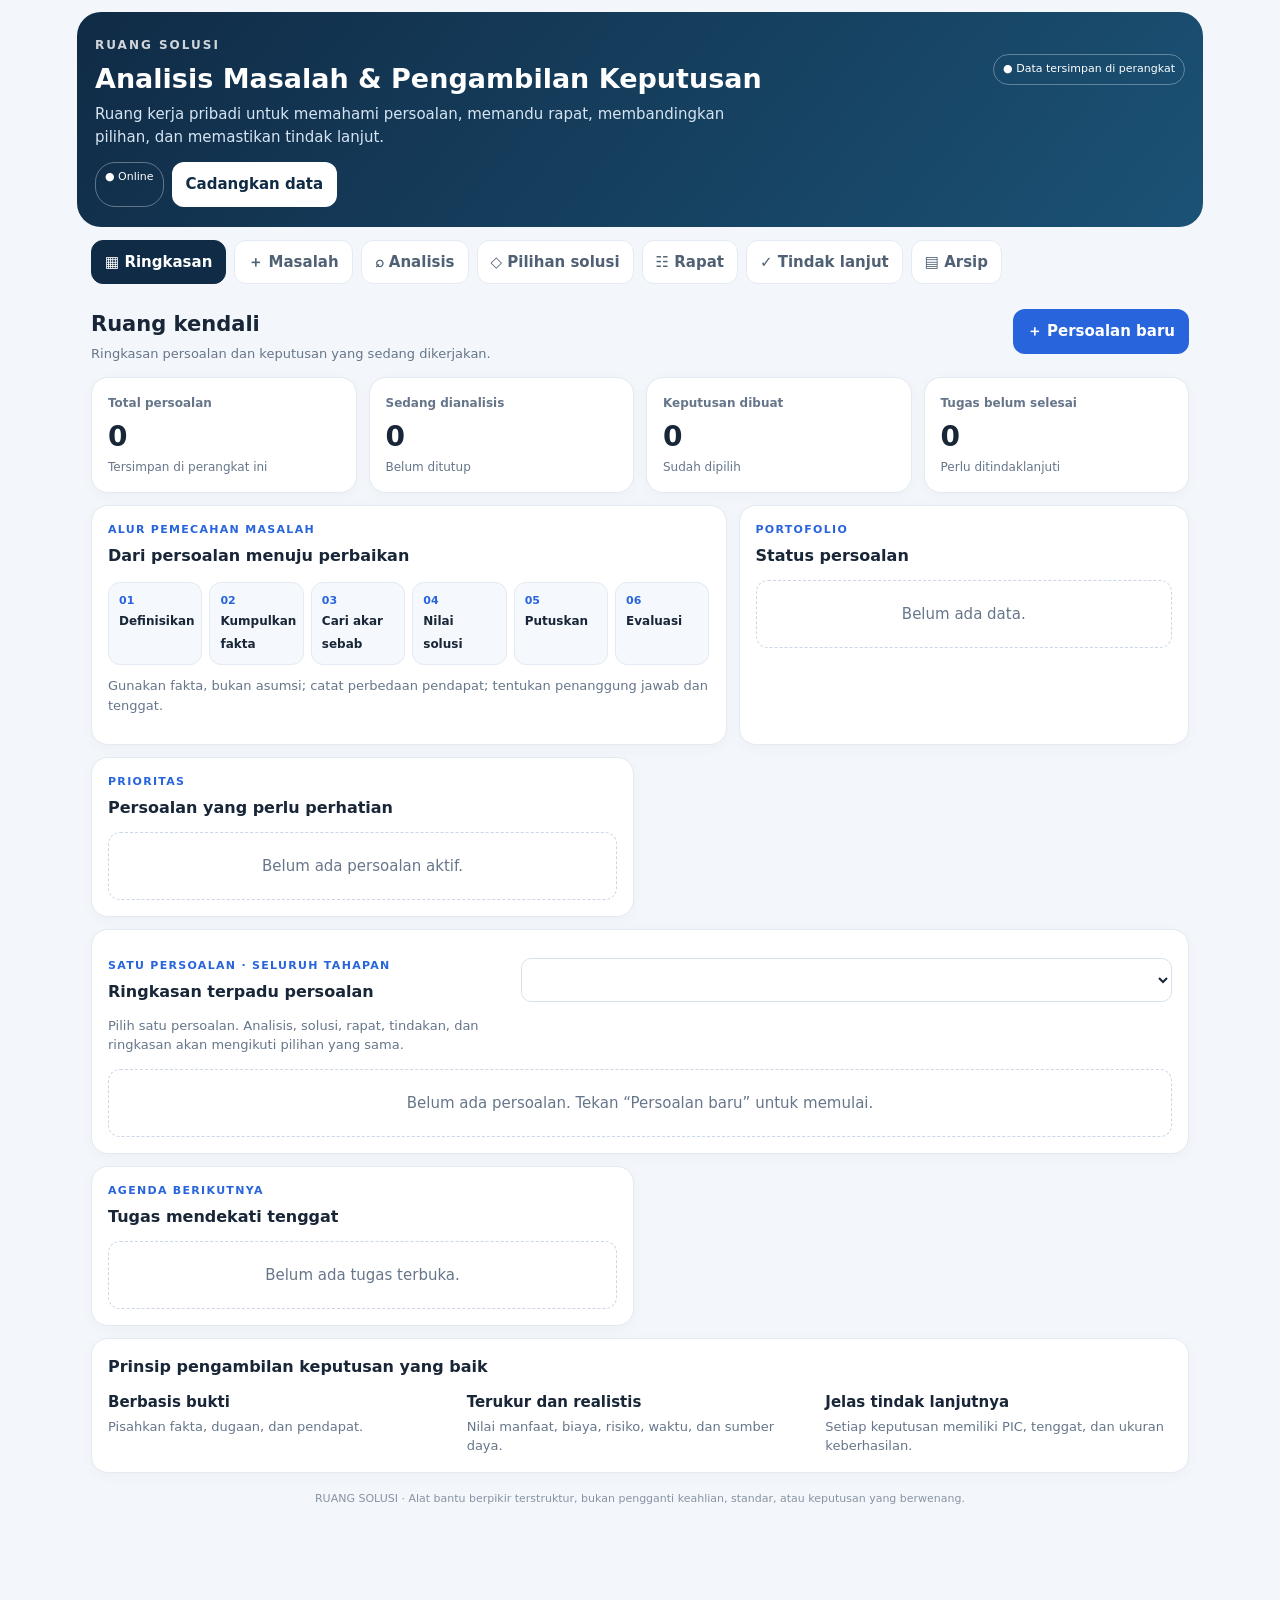
<file: analisa-masalah/index.html>
<!doctype html>
<html lang="id">
<head>
<meta charset="utf-8"><meta name="viewport" content="width=device-width,initial-scale=1,viewport-fit=cover">
<meta name="theme-color" content="#102b46"><meta name="description" content="Ruang Solusi — dashboard pribadi untuk analisis masalah, rapat, pilihan solusi, dan tindak lanjut.">
<link rel="manifest" href="./manifest.webmanifest"><link rel="icon" href="./icon.svg" type="image/svg+xml"><meta name="apple-mobile-web-app-capable" content="yes"><meta name="apple-mobile-web-app-status-bar-style" content="black-translucent"><meta name="apple-mobile-web-app-title" content="Ruang Solusi"><meta name="mobile-web-app-capable" content="yes">
<title>Ruang Solusi — Analisis Masalah</title>
<style>
:root{--navy:#102b46;--blue:#2864dc;--teal:#0c9388;--ink:#182638;--muted:#66768a;--line:#e3eaf1;--bg:#f3f6fa;--card:#fff;--gold:#e8a23a;--red:#d65353}*{box-sizing:border-box}body{margin:0;background:var(--bg);color:var(--ink);font:15px/1.5 system-ui,-apple-system,Segoe UI,Roboto,sans-serif}button,input,select,textarea{font:inherit}button{cursor:pointer;border:0;border-radius:12px;padding:11px 14px;font-weight:700;background:var(--blue);color:#fff}button.secondary{background:#edf2f8;color:var(--navy)}button.danger{background:#fff0f0;color:#a62c2c}.app{max-width:1150px;margin:auto;min-height:100vh}.top{background:linear-gradient(130deg,#102b46,#1b5275);color:white;padding:24px 18px 20px;border-radius:0 0 24px 24px}.topline{display:flex;align-items:center;justify-content:space-between;gap:10px}.brand{font-size:12px;letter-spacing:2px;opacity:.8;font-weight:800}.top h1{font-size:27px;line-height:1.15;margin:9px 0}.top p{margin:0;color:#d7e5f3;max-width:680px}.savepill{font-size:11px;padding:6px 9px;border:1px solid #ffffff50;border-radius:20px;white-space:nowrap}.nav{display:flex;gap:8px;padding:13px 14px;overflow:auto;position:sticky;top:0;background:#f3f6faee;backdrop-filter:blur(12px);z-index:5}.nav button{flex:0 0 auto;background:white;color:#516175;border:1px solid var(--line);padding:10px 13px}.nav button.active{background:var(--navy);color:white;border-color:var(--navy)}main{padding:0 14px 90px}.page{display:none}.page.active{display:block}.sectionhead{display:flex;align-items:flex-start;justify-content:space-between;gap:10px;margin:12px 0 14px}.sectionhead h2{font-size:21px;margin:0}.sub{color:var(--muted);font-size:13px;margin-top:3px}.grid{display:grid;grid-template-columns:repeat(12,minmax(0,1fr));gap:12px}.card{background:var(--card);border:1px solid var(--line);border-radius:17px;padding:16px;box-shadow:0 3px 14px #17345208;min-width:0}.span3{grid-column:span 3}.span4{grid-column:span 4}.span5{grid-column:span 5}.span6{grid-column:span 6}.span7{grid-column:span 7}.span8{grid-column:span 8}.span12{grid-column:span 12}.klabel{font-size:12px;color:var(--muted);font-weight:700}.knum{font-size:28px;font-weight:850;letter-spacing:-1px;margin-top:4px}.kfoot{font-size:12px;color:var(--muted)}.eyebrow{font-size:11px;color:var(--blue);letter-spacing:1.3px;font-weight:850;text-transform:uppercase}h3{margin:0 0 12px;font-size:16px}.field{display:flex;flex-direction:column;gap:5px;margin-bottom:12px}.field label{font-size:12px;font-weight:750;color:#526277}.field input,.field select,.field textarea,input,select,textarea{width:100%;border:1px solid #d9e2ec;border-radius:10px;background:#fff;padding:11px 12px;color:var(--ink);outline:none}.field input:focus,.field textarea:focus,.field select:focus{border-color:#6a95ef;box-shadow:0 0 0 3px #2864dc18}.field textarea{min-height:88px;resize:vertical}.rowfields{display:grid;grid-template-columns:repeat(2,minmax(0,1fr));gap:10px}.actions{display:flex;gap:8px;flex-wrap:wrap}.muted{color:var(--muted)}.tag{display:inline-flex;align-items:center;border-radius:20px;padding:4px 9px;font-size:11px;font-weight:800;background:#edf2f8;color:#526277}.tag.red{background:#fff0ef;color:#b53b35}.tag.amber{background:#fff5df;color:#9b6814}.tag.green{background:#e3f7f1;color:#087c68}.stepper{display:grid;grid-template-columns:repeat(6,minmax(75px,1fr));gap:7px;overflow:auto;padding:2px 0 8px}.step{background:#f5f8fc;border:1px solid var(--line);border-radius:12px;padding:10px;min-width:75px}.step b{display:block;color:var(--blue);font-size:11px}.step span{font-size:12px;font-weight:750}.barrow{display:grid;grid-template-columns:minmax(95px,1fr) 2fr 35px;gap:8px;align-items:center;margin:12px 0;font-size:12px}.barbg{height:9px;background:#edf1f6;border-radius:9px;overflow:hidden}.barfill{height:100%;background:linear-gradient(90deg,#2864dc,#0c9388);border-radius:9px}.empty{padding:22px;text-align:center;color:var(--muted);border:1px dashed #cbd7e4;border-radius:12px}.listitem{padding:12px 0;border-bottom:1px solid var(--line)}.listitem:last-child{border:0}.listitem strong{display:block}.listitem small{color:var(--muted)}.option{border:1px solid var(--line);border-radius:13px;padding:13px;margin:9px 0}.option.best{border-color:#0c9388;background:#f0fbf8}.optionhead{display:flex;justify-content:space-between;gap:8px;align-items:center}.score{font-size:22px;font-weight:850;color:var(--teal)}.matrix{width:100%;border-collapse:collapse;font-size:12px}.matrix th,.matrix td{border-bottom:1px solid var(--line);padding:9px 5px;text-align:left;vertical-align:top}.matrix input{padding:7px;min-width:54px}.footnote{font-size:11px;color:var(--muted);margin-top:12px}.checkrow{display:flex;gap:9px;align-items:flex-start;margin:9px 0}.checkrow input{width:auto;margin-top:5px}.toast{position:fixed;bottom:18px;left:50%;transform:translateX(-50%);background:#102b46;color:white;padding:11px 16px;border-radius:12px;box-shadow:0 8px 30px #0002;display:none;z-index:10}.bottomnote{text-align:center;color:#8793a2;font-size:11px;padding:18px}.smallbtn{padding:7px 10px;font-size:12px}.canvas{width:100%;height:auto;display:block}.timeline{border-left:2px solid #dbe5f0;margin-left:7px;padding-left:15px}.timeline .listitem{position:relative}.timeline .listitem:before{content:'';position:absolute;left:-21px;top:18px;width:9px;height:9px;background:var(--teal);border-radius:50%}
@media(max-width:760px){.top{padding:20px 16px}.top h1{font-size:24px}.span3,.span4,.span5,.span6,.span7,.span8{grid-column:span 12}.knum{font-size:25px}.rowfields{grid-template-columns:1fr}.stepper{grid-template-columns:repeat(6,95px)}main{padding:0 10px 75px}.card{padding:14px}.sectionhead{align-items:flex-start}.barrow{grid-template-columns:90px 1fr 28px}.matrix{min-width:540px}.tablewrap{overflow:auto}.nav{padding-left:10px}}
@media(min-width:761px){.top{margin-top:12px;border-radius:24px}.nav{border-radius:16px}.app{padding:0 12px}}
@media print{body{background:white}.top{background:white;color:#102b46;padding:8px}.top p,.nav,.actions,.noprint{display:none!important}main{padding:0}.page{display:block!important;break-inside:avoid}.card{box-shadow:none;break-inside:avoid}.grid{gap:8px}.span3,.span4,.span5,.span6,.span7,.span8{grid-column:span 6}.app{max-width:none}.sectionhead{margin-top:18px}}

.fishbone-wrap{overflow-x:auto;border:1px solid var(--line);border-radius:16px;background:linear-gradient(135deg,#f8fbff,#f3faf8);padding:8px;margin:12px 0}.fishbone-svg{width:100%;min-width:480px;height:auto;display:block}.legend-row{display:flex;flex-wrap:wrap;gap:8px;margin:8px 0 14px}.legend-row span{font-size:12px;background:var(--bg);border:1px solid var(--line);border-radius:999px;padding:5px 9px}.decision-visuals{display:grid;grid-template-columns:1fr;gap:14px;margin-top:16px}.visual-card{border:1px solid var(--line);border-radius:16px;padding:14px;background:linear-gradient(145deg,#fff,#f8fbff);min-width:0}.visual-card h4{margin:0 0 5px;font-size:15px}.visual-sub{font-size:12px;color:var(--muted);margin-bottom:12px}.scorebar-row{display:grid;grid-template-columns:minmax(90px,1fr) 2fr auto;gap:9px;align-items:center;margin:12px 0;font-size:12px}.scorebar-track{height:12px;background:#e9eef5;border-radius:999px;overflow:hidden}.scorebar-fill{height:100%;border-radius:999px;transition:width .25s ease}.score-pill{font-weight:800;background:#eaf1ff;color:#2459c4;border-radius:10px;padding:5px 8px;white-space:nowrap}.rating-dot{display:inline-block;border-radius:7px;padding:4px 7px;font-size:12px;font-weight:700;white-space:nowrap}@media(min-width:700px){.decision-visuals{grid-template-columns:1fr 1fr}}
</style>
</head>
<body><div class="app">
<header class="top"><div class="topline"><div><div class="brand">RUANG SOLUSI</div><h1>Analisis Masalah & Pengambilan Keputusan</h1></div><span class="savepill">● Data tersimpan di perangkat</span></div><p>Ruang kerja pribadi untuk memahami persoalan, memandu rapat, membandingkan pilihan, dan memastikan tindak lanjut.</p><div class="actions noprint" style="margin-top:14px"><button id="installApp" hidden>＋ Pasang di HP</button><span id="connectionState" class="savepill" aria-live="polite">Memeriksa koneksi…</span><button class="secondary" id="backupQuick" style="background:#ffffff;color:#102b46">Cadangkan data</button></div><p id="installHelp" class="noprint" hidden style="font-size:12px;margin-top:8px"></p></header>
<nav class="nav noprint" id="nav">
<button class="active" data-page="ringkasan">▦ Ringkasan</button><button data-page="masalah">＋ Masalah</button><button data-page="analisis">⌕ Analisis</button><button data-page="solusi">◇ Pilihan solusi</button><button data-page="rapat">☷ Rapat</button><button data-page="tindaklanjut">✓ Tindak lanjut</button><button data-page="arsip">▤ Arsip</button>
</nav>
<main>
<section class="page active" id="page-ringkasan">
<div class="sectionhead"><div><h2>Ruang kendali</h2><div class="sub">Ringkasan persoalan dan keputusan yang sedang dikerjakan.</div></div><button onclick="newCase()">＋ Persoalan baru</button></div>
<div class="grid">
<div class="card span3"><div class="klabel">Total persoalan</div><div class="knum" id="kTotal">0</div><div class="kfoot">Tersimpan di perangkat ini</div></div>
<div class="card span3"><div class="klabel">Sedang dianalisis</div><div class="knum" id="kActive">0</div><div class="kfoot">Belum ditutup</div></div>
<div class="card span3"><div class="klabel">Keputusan dibuat</div><div class="knum" id="kDecision">0</div><div class="kfoot">Sudah dipilih</div></div>
<div class="card span3"><div class="klabel">Tugas belum selesai</div><div class="knum" id="kTasks">0</div><div class="kfoot">Perlu ditindaklanjuti</div></div>
<div class="card span7"><div class="eyebrow">Alur pemecahan masalah</div><h3 style="margin-top:5px">Dari persoalan menuju perbaikan</h3><div class="stepper"><div class="step"><b>01</b><span>Definisikan</span></div><div class="step"><b>02</b><span>Kumpulkan fakta</span></div><div class="step"><b>03</b><span>Cari akar sebab</span></div><div class="step"><b>04</b><span>Nilai solusi</span></div><div class="step"><b>05</b><span>Putuskan</span></div><div class="step"><b>06</b><span>Evaluasi</span></div></div><p class="sub">Gunakan fakta, bukan asumsi; catat perbedaan pendapat; tentukan penanggung jawab dan tenggat.</p></div>
<div class="card span5"><div class="eyebrow">Portofolio</div><h3 style="margin-top:5px">Status persoalan</h3><div id="statusChart"><div class="empty">Belum ada data. Mulai dengan mencatat persoalan.</div></div></div>
<div class="card span6"><div class="eyebrow">Prioritas</div><h3 style="margin-top:5px">Persoalan yang perlu perhatian</h3><div id="priorityList"><div class="empty">Belum ada persoalan.</div></div></div>
<div class="card span12" id="activeCasePanel"><div class="sectionhead"><div><div class="eyebrow">Satu persoalan · seluruh tahapan</div><h3 style="margin-top:5px">Ringkasan terpadu persoalan</h3><div class="sub">Pilih satu persoalan. Analisis, solusi, rapat, tindakan, dan ringkasan akan mengikuti pilihan yang sama.</div></div><select id="summaryCase" onchange="selectCase(this.value,'ringkasan')" style="max-width:100%;min-width:210px"></select></div><div id="caseSummaryBody"><div class="empty">Buat atau pilih persoalan untuk melihat perjalanan penyelesaiannya.</div></div></div>
<div class="card span6"><div class="eyebrow">Agenda berikutnya</div><h3 style="margin-top:5px">Tugas mendekati tenggat</h3><div id="dueList"><div class="empty">Belum ada tugas.</div></div></div>
<div class="card span12"><h3>Prinsip pengambilan keputusan yang baik</h3><div class="grid"><div class="span4"><b>Berbasis bukti</b><div class="sub">Pisahkan fakta, dugaan, dan pendapat.</div></div><div class="span4"><b>Terukur dan realistis</b><div class="sub">Nilai manfaat, biaya, risiko, waktu, dan sumber daya.</div></div><div class="span4"><b>Jelas tindak lanjutnya</b><div class="sub">Setiap keputusan memiliki PIC, tenggat, dan ukuran keberhasilan.</div></div></div></div>
</div></section>
<section class="page" id="page-masalah"><div class="sectionhead"><div><h2>Identifikasi persoalan</h2><div class="sub">Mulai dari definisi yang jelas dan dampak yang dapat diamati.</div></div></div>
<div class="grid"><div class="card span7"><h3>Formulir persoalan</h3><div class="field"><label>Judul persoalan *</label><input id="fTitle" placeholder="Contoh: Waktu tunggu pelayanan terlalu lama"></div><div class="rowfields"><div class="field"><label>Kategori</label><select id="fCategory"><option>Operasional</option><option>Pelayanan</option><option>Sumber daya manusia</option><option>Keuangan</option><option>Mutu dan keselamatan</option><option>Komunikasi</option><option>Teknologi</option><option>Strategi</option><option>Lainnya</option></select></div><div class="field"><label>Tingkat prioritas</label><select id="fPriority"><option value="3">Tinggi</option><option value="2" selected>Sedang</option><option value="1">Rendah</option></select></div></div><div class="field"><label>Situasi saat ini — apa yang terjadi?</label><textarea id="fSituation" placeholder="Tuliskan kondisi yang dapat diamati, kapan dan di mana terjadi."></textarea></div><div class="field"><label>Kondisi yang diharapkan</label><textarea id="fGoal" placeholder="Apa yang seharusnya terjadi?"></textarea></div><div class="field"><label>Dampak dan siapa yang terdampak</label><textarea id="fImpact" placeholder="Dampak terhadap mutu, waktu, biaya, orang, atau hasil kerja."></textarea></div><div class="field"><label>Bukti awal / data yang tersedia</label><textarea id="fEvidence" placeholder="Angka, contoh kejadian, dokumen, observasi, atau sumber data."></textarea></div><div class="rowfields"><div class="field"><label>Pemilik persoalan</label><input id="fOwner" placeholder="Nama / peran"></div><div class="field"><label>Status</label><select id="fStatus"><option>Baru</option><option>Analisis</option><option>Menunggu keputusan</option><option>Dalam tindakan</option><option>Selesai</option></select></div></div><div class="actions"><button onclick="saveCase()">Simpan persoalan</button><button class="secondary" onclick="clearForm()">Kosongkan</button></div><div class="footnote">Hindari memasukkan kata sandi, nomor identitas, atau data pribadi sensitif yang tidak diperlukan.</div></div>
<div class="card span5"><h3>Checklist definisi yang baik</h3><div class="checkrow"><input type="checkbox"><div><b>Spesifik</b><div class="sub">Persoalan dirumuskan dengan jelas, bukan hanya gejala umum.</div></div></div><div class="checkrow"><input type="checkbox"><div><b>Dapat dibuktikan</b><div class="sub">Ada contoh, pengamatan, atau data yang bisa diverifikasi.</div></div></div><div class="checkrow"><input type="checkbox"><div><b>Ada kesenjangan</b><div class="sub">Perbedaan kondisi nyata dengan kondisi yang diharapkan terlihat.</div></div></div><div class="checkrow"><input type="checkbox"><div><b>Dampak dijelaskan</b><div class="sub">Diketahui siapa atau apa yang terpengaruh.</div></div></div><div class="checkrow"><input type="checkbox"><div><b>Ruang lingkup realistis</b><div class="sub">Batas masalah cukup jelas untuk dianalisis dan ditangani.</div></div></div><hr style="border:0;border-top:1px solid var(--line);margin:18px 0"><h3>Contoh rumusan</h3><p class="sub">“Dalam empat minggu terakhir, 30% berkas terlambat diproses lebih dari satu hari, padahal targetnya maksimal 10%. Keterlambatan menghambat pelaporan bulanan.”</p><button class="secondary" onclick="fillExample()">Gunakan contoh</button></div></div></section>
<section class="page" id="page-analisis"><div class="sectionhead"><div><h2>Analisis akar masalah</h2><div class="sub">Pilih persoalan aktif, lalu gunakan 5 Why dan diagram sebab-akibat.</div></div><select id="analysisCase" onchange="renderAnalysis()" style="max-width:240px"></select></div>
<div class="grid"><div class="card span6"><h3>Metode 5 Why</h3><p class="sub">Tanyakan “mengapa?” berulang kali sampai menemukan penyebab yang dapat diuji. Tidak harus tepat lima kali.</p><div id="whyFields"></div><div class="field"><label>Akar penyebab yang paling mungkin</label><textarea id="rootCause" placeholder="Simpulkan penyebab mendasar dan apa bukti yang mendukungnya."></textarea></div><div class="field"><label>Data tambahan yang masih dibutuhkan</label><textarea id="dataGap" placeholder="Apa yang perlu diperiksa sebelum kesimpulan diambil?"></textarea></div><button onclick="saveAnalysis()">Simpan analisis</button></div>
<div class="card span6"><h3>Diagram sebab-akibat (fishbone)</h3><p class="sub">Catat faktor yang mungkin berkontribusi. Kelompok ini adalah panduan, bukan kesimpulan otomatis.</p><div id="fishboneVisual" class="fishbone-wrap"><div class="empty">Isi faktor penyebab di bawah lalu simpan analisis untuk membentuk diagram berwarna.</div></div><div class="legend-row"><span>🔴 Perlu perhatian</span><span>🟠 Perlu diperiksa</span><span>🟢 Faktor sudah dicatat</span><span>⚪ Belum diisi</span></div>
<div class="rowfields"><div class="field"><label>Manusia</label><textarea id="fishPeople" placeholder="Kompetensi, beban kerja..." style="min-height:65px"></textarea></div><div class="field"><label>Metode / proses</label><textarea id="fishMethod" placeholder="Alur, SOP, koordinasi..." style="min-height:65px"></textarea></div><div class="field"><label>Sarana / teknologi</label><textarea id="fishTools" placeholder="Alat, fasilitas..." style="min-height:65px"></textarea></div><div class="field"><label>Data / informasi</label><textarea id="fishData" placeholder="Kelengkapan, akurasi..." style="min-height:65px"></textarea></div><div class="field"><label>Lingkungan</label><textarea id="fishEnv" placeholder="Ruang, kondisi kerja..." style="min-height:65px"></textarea></div><div class="field"><label>Manajemen</label><textarea id="fishManage" placeholder="Kebijakan, pengawasan..." style="min-height:65px"></textarea></div></div><button onclick="saveAnalysis()">Simpan analisis</button></div>
<div class="card span12"><h3>Catatan analisis & hipotesis</h3><div class="field"><label>Fakta yang sudah terverifikasi</label><textarea id="verified" placeholder="Apa yang sudah benar-benar diketahui?"></textarea></div><div class="field"><label>Asumsi / hipotesis yang perlu diuji</label><textarea id="hypothesis" placeholder="Apa dugaan yang belum terkonfirmasi?"></textarea></div><div class="field"><label>Kesimpulan sementara</label><textarea id="analysisSummary" placeholder="Apa arti temuan sejauh ini? Apa yang masih belum pasti?"></textarea></div><button onclick="saveAnalysis()">Simpan seluruh analisis</button></div></div></section>
<section class="page" id="page-solusi"><div class="sectionhead"><div><h2>Bandingkan pilihan solusi</h2><div class="sub">Nilai alternatif dengan kriteria berbobot agar diskusi lebih transparan.</div></div><select id="solutionCase" onchange="renderSolutions()" style="max-width:240px"></select></div>
<div class="grid"><div class="card span5"><h3>Tambah alternatif</h3><div class="field"><label>Nama alternatif</label><input id="optName" placeholder="Contoh: Atur ulang alur pelayanan"></div><div class="field"><label>Uraian / cara kerja</label><textarea id="optDesc" placeholder="Apa yang akan dilakukan dan bagaimana?"></textarea></div><div class="field"><label>Perkiraan biaya / sumber daya</label><input id="optCost" placeholder="Mis. rendah, sedang, tinggi"></div><div class="field"><label>Risiko utama dan mitigasi</label><textarea id="optRisk" placeholder="Risiko yang mungkin timbul dan cara menguranginya."></textarea></div><button onclick="addOption()">Tambah alternatif</button><hr style="border:0;border-top:1px solid var(--line);margin:18px 0"><h3>Bobot kriteria</h3><p class="sub">Bobot 1–5. Sesuaikan menurut konteks; nilai tiap alternatif 1–5 (5 paling baik).</p><div id="weightFields"></div><button class="secondary" onclick="saveWeights()">Simpan bobot</button></div>
<div class="card span7"><h3>Matriks keputusan</h3><div class="sub" style="margin-bottom:12px">Skor tertimbang = Σ (nilai kriteria × bobot). Hasil membantu diskusi, bukan menggantikan pertimbangan profesional.</div><div id="optionList"><div class="empty">Pilih persoalan lalu tambahkan alternatif solusi.</div></div><div id="decisionVisuals" class="decision-visuals"></div><div class="footnote">Pastikan alternatif memenuhi standar hukum, keselamatan, etika, dan kebijakan yang berlaku sebelum membandingkan skor.</div></div>
<div class="card span12"><h3>Rekomendasi dan keputusan</h3><div class="field"><label>Alternatif yang dipilih</label><select id="chosenOption"></select></div><div class="field"><label>Alasan pemilihan / pertimbangan</label><textarea id="decisionReason" placeholder="Jelaskan alasan, bukti, kompromi, dan pendapat berbeda jika ada."></textarea></div><div class="field"><label>Syarat keberhasilan dan risiko yang harus dipantau</label><textarea id="decisionGuard" placeholder="Apa syarat pelaksanaan yang aman dan efektif?"></textarea></div><button onclick="saveDecision()">Simpan keputusan</button></div></div></section>
<section class="page" id="page-rapat"><div class="sectionhead"><div><h2>Mode rapat & notulen</h2><div class="sub">Agenda terstruktur untuk memandu diskusi, keputusan, dan komitmen.</div></div><select id="meetingCase" onchange="renderMeeting()" style="max-width:240px"></select></div>
<div class="grid"><div class="card span6"><h3>Persiapan rapat</h3><div class="field"><label>Nama / topik rapat</label><input id="mTitle" placeholder="Rapat pembahasan persoalan"></div><div class="rowfields"><div class="field"><label>Tanggal</label><input type="date" id="mDate"></div><div class="field"><label>Fasilitator / pencatat</label><input id="mFacilitator" placeholder="Nama atau peran"></div></div><div class="field"><label>Peserta / pihak terkait</label><textarea id="mParticipants" placeholder="Daftar peserta atau fungsi yang perlu dilibatkan."></textarea></div><div class="field"><label>Tujuan rapat</label><textarea id="mObjective" placeholder="Keputusan atau keluaran konkret yang harus dicapai."></textarea></div><h3>Agenda yang disarankan</h3><div class="checkrow"><input type="checkbox"><div>Sepakati definisi masalah dan tujuan rapat</div></div><div class="checkrow"><input type="checkbox"><div>Tinjau fakta dan dampak</div></div><div class="checkrow"><input type="checkbox"><div>Bahas akar penyebab dan hal yang belum diketahui</div></div><div class="checkrow"><input type="checkbox"><div>Bandingkan alternatif dan risikonya</div></div><div class="checkrow"><input type="checkbox"><div>Tetapkan keputusan, PIC, tenggat, dan indikator</div></div><button onclick="saveMeeting()">Simpan persiapan rapat</button></div>
<div class="card span6"><h3>Notulen ringkas</h3><div class="field"><label>Pokok pembahasan</label><textarea id="mDiscussion" placeholder="Ringkasan poin penting, data, dan pendapat."></textarea></div><div class="field"><label>Kesepakatan / keputusan</label><textarea id="mDecisions" placeholder="Apa yang disepakati? Apa yang belum disepakati?"></textarea></div><div class="field"><label>Pendapat berbeda / hal terbuka</label><textarea id="mOpen" placeholder="Catat secara netral hal yang belum terselesaikan."></textarea></div><div class="field"><label>Risiko dan kebutuhan eskalasi</label><textarea id="mRisk" placeholder="Apa yang membutuhkan persetujuan atau dukungan lebih lanjut?"></textarea></div><button onclick="saveMeeting()">Simpan notulen</button><button class="secondary" onclick="window.print()">Cetak notulen</button></div>
<div class="card span12"><h3>Alur fasilitasi rapat</h3><div class="stepper"><div class="step"><b>5 menit</b><span>Tujuan</span></div><div class="step"><b>10 menit</b><span>Fakta</span></div><div class="step"><b>15 menit</b><span>Akar masalah</span></div><div class="step"><b>15 menit</b><span>Alternatif</span></div><div class="step"><b>10 menit</b><span>Keputusan</span></div><div class="step"><b>5 menit</b><span>Komitmen</span></div></div><p class="sub">Durasi hanyalah contoh. Sesuaikan dengan kompleksitas masalah dan jumlah peserta.</p></div></div></section>
<section class="page" id="page-tindaklanjut"><div class="sectionhead"><div><h2>Rencana tindakan</h2><div class="sub">Ubah keputusan menjadi tugas yang terukur dan dapat dipantau.</div></div><select id="taskCase" onchange="renderTasks()" style="max-width:240px"></select></div>
<div class="grid"><div class="card span5"><h3>Tambah tindakan</h3><div class="field"><label>Tindakan / keluaran yang diharapkan</label><textarea id="tTitle" placeholder="Mulai dengan kata kerja dan hasil yang jelas."></textarea></div><div class="rowfields"><div class="field"><label>Penanggung jawab</label><input id="tOwner" placeholder="Nama / peran"></div><div class="field"><label>Tenggat</label><input type="date" id="tDue"></div></div><div class="field"><label>Indikator keberhasilan</label><input id="tMetric" placeholder="Mis. waktu tunggu ≤ 30 menit"></div><div class="field"><label>Status</label><select id="tStatus"><option>Belum mulai</option><option>Berjalan</option><option>Tertunda</option><option>Selesai</option></select></div><div class="field"><label>Catatan / kendala</label><textarea id="tNotes" placeholder="Dukungan yang diperlukan atau hambatan."></textarea></div><button onclick="addTask()">Tambah tindakan</button></div>
<div class="card span7"><h3>Daftar pemantauan</h3><div id="taskList"><div class="empty">Belum ada tindakan.</div></div></div>
<div class="card span12"><h3>Evaluasi hasil</h3><div class="field"><label>Hasil setelah tindakan</label><textarea id="evalResult" placeholder="Bandingkan kondisi sebelum dan sesudah menggunakan data."></textarea></div><div class="field"><label>Apakah persoalan terselesaikan?</label><select id="evalStatus"><option>Belum dievaluasi</option><option>Terselesaikan</option><option>Sebagian terselesaikan</option><option>Belum terselesaikan</option></select></div><div class="field"><label>Pelajaran dan pencegahan berulang</label><textarea id="evalLessons" placeholder="Apa yang perlu distandardisasi, diperbaiki, atau dipantau?"></textarea></div><button onclick="saveEvaluation()">Simpan evaluasi</button></div></div></section>
<section class="page" id="page-arsip"><div class="sectionhead"><div><h2>Arsip & pengaturan data</h2><div class="sub">Cari, buka kembali, cetak, atau buat cadangan data lokal Anda.</div></div></div>
<div class="grid"><div class="card span12"><div class="rowfields"><div class="field"><label>Cari persoalan</label><input id="archiveSearch" placeholder="Cari judul atau kategori..." oninput="renderArchive()"></div><div class="field"><label>Filter status</label><select id="archiveFilter" onchange="renderArchive()"><option value="">Semua status</option><option>Baru</option><option>Analisis</option><option>Menunggu keputusan</option><option>Dalam tindakan</option><option>Selesai</option></select></div></div><div id="archiveList"></div></div>
<div class="card span6"><h3>Cadangan dan pemulihan</h3><p class="sub">Ekspor file JSON untuk mencadangkan seluruh data. Simpan file di tempat aman. Impor akan mengganti data lokal yang ada.</p><div class="actions"><button onclick="exportJSON()">Unduh cadangan JSON</button><button class="secondary" onclick="document.getElementById('importFile').click()">Pulihkan dari JSON</button><input id="importFile" type="file" accept=".json,application/json" hidden onchange="importJSON(event)"></div><p class="footnote">Data disimpan di penyimpanan browser pada perangkat ini. Hapus data browser atau berganti perangkat dapat membuat data tidak tersedia. Cadangkan secara berkala.</p></div>
<div class="card span6"><h3>Ekspor laporan</h3><p class="sub">Unduh daftar persoalan dan tindakan dalam CSV atau cetak laporan yang sedang dibuka.</p><div class="actions"><button onclick="exportCSV()">Unduh CSV</button><button class="secondary" onclick="window.print()">Cetak / PDF</button></div><p class="footnote">PDF dibuat melalui menu Cetak browser: pilih “Simpan sebagai PDF”.</p></div>
<div class="card span12"><h3>Privasi dan penggunaan</h3><p class="sub">Versi ini menyimpan data secara lokal pada browser perangkat, tanpa akun atau sinkronisasi cloud. Data tidak otomatis terkirim kepada orang lain. Gunakan kunci layar perangkat dan jangan memasukkan informasi rahasia yang tidak diperlukan. Untuk penggunaan rapat bersama, bagikan laporan yang telah ditinjau secara manual.</p><button class="danger" onclick="clearAll()">Hapus semua data lokal</button><div class="footnote">Tindakan ini permanen pada browser ini. Unduh cadangan sebelum menghapus.</div></div></div></section>
<div class="bottomnote">RUANG SOLUSI · Alat bantu berpikir terstruktur, bukan pengganti keahlian, standar, atau keputusan yang berwenang.</div>
</main></div><div class="toast" id="toast"></div>
<script>
const KEY='ruang-solusi-v1';
const criteria=[{key:'impact',label:'Dampak / manfaat',weight:5},{key:'feasible',label:'Kelayakan',weight:4},{key:'cost',label:'Efisiensi biaya',weight:3},{key:'time',label:'Kecepatan hasil',weight:3},{key:'risk',label:'Risiko rendah',weight:5},{key:'sustain',label:'Keberlanjutan',weight:4}];
let db=loadDB(), editingId=null, activeCaseId=localStorage.getItem(KEY+'-active')||null;
function loadDB(){try{return JSON.parse(localStorage.getItem(KEY))||{cases:[]}}catch(e){return{cases:[]}}}
function persist(){try{localStorage.setItem(KEY,JSON.stringify(db));document.querySelector('.savepill').textContent='● Tersimpan di perangkat';renderAll()}catch(e){toast('Penyimpanan browser penuh. Ekspor cadangan lalu kurangi data.');}}
function uid(){return Date.now().toString(36)+Math.random().toString(36).slice(2,7)}
function current(id){return db.cases.find(c=>c.id===id)}
function selected(id){return current(activeCaseId)||current(document.getElementById(id)?.value)||db.cases[0]}
function selectCase(id,page){if(!current(id))return;activeCaseId=id;try{localStorage.setItem(KEY+'-active',id)}catch(e){}['summaryCase','analysisCase','solutionCase','meetingCase','taskCase'].forEach(k=>{let el=document.getElementById(k);if(el&&[...el.options].some(o=>o.value===id))el.value=id});renderAll();if(page)navTo(page)}
function toast(s){let t=document.getElementById('toast');t.textContent=s;t.style.display='block';setTimeout(()=>t.style.display='none',2400)}
function esc(s){return String(s??'').replace(/[&<>"']/g,c=>({'&':'&amp;','<':'&lt;','>':'&gt;','"':'&quot;',"'":'&#39;'}[c]))}
function navTo(p){document.querySelectorAll('.page').forEach(x=>x.classList.toggle('active',x.id==='page-'+p));document.querySelectorAll('#nav button').forEach(x=>x.classList.toggle('active',x.dataset.page===p));window.scrollTo({top:0,behavior:'smooth'});if(p==='analisis')renderAnalysis();if(p==='solusi')renderSolutions();if(p==='rapat')renderMeeting();if(p==='tindaklanjut')renderTasks();if(p==='arsip')renderArchive()}
document.getElementById('nav').addEventListener('click',e=>{let b=e.target.closest('button[data-page]');if(b)navTo(b.dataset.page)});
['analysisCase','solutionCase','meetingCase','taskCase'].forEach(id=>{const el=document.getElementById(id);el.onchange=()=>selectCase(el.value,({analysisCase:'analisis',solutionCase:'solusi',meetingCase:'rapat',taskCase:'tindaklanjut'})[id]);});
function newCase(){editingId=null;clearForm();navTo('masalah');document.getElementById('fTitle').focus()}
function clearForm(){['fTitle','fSituation','fGoal','fImpact','fEvidence','fOwner'].forEach(id=>document.getElementById(id).value='');document.getElementById('fCategory').value='Operasional';document.getElementById('fPriority').value='2';document.getElementById('fStatus').value='Baru';editingId=null}
function saveCase(){let title=document.getElementById('fTitle').value.trim();if(!title){toast('Isi judul persoalan terlebih dahulu.');return}let c=editingId?current(editingId):null;if(!c){c={id:uid(),created:new Date().toISOString(),analysis:{why:['','','','',''],fish:{},verified:'',hypothesis:'',summary:'',root:'',gap:''},options:[],tasks:[],meeting:{},decision:{},evaluation:{},weights:{}};db.cases.unshift(c)}Object.assign(c,{title,category:document.getElementById('fCategory').value,priority:+document.getElementById('fPriority').value,status:document.getElementById('fStatus').value,situation:val('fSituation'),goal:val('fGoal'),impact:val('fImpact'),evidence:val('fEvidence'),owner:val('fOwner'),updated:new Date().toISOString()});editingId=c.id;activeCaseId=c.id;try{localStorage.setItem(KEY+'-active',c.id)}catch(e){}persist();toast('Persoalan tersimpan dan terhubung ke seluruh tahapan.');navTo('ringkasan')}
function val(id){return document.getElementById(id).value}
function fillExample(){document.getElementById('fTitle').value='Keterlambatan pemrosesan berkas';document.getElementById('fCategory').value='Operasional';document.getElementById('fPriority').value='3';document.getElementById('fSituation').value='Dalam empat minggu terakhir, 30% berkas terlambat diproses lebih dari satu hari.';document.getElementById('fGoal').value='Maksimal 10% berkas terlambat lebih dari satu hari.';document.getElementById('fImpact').value='Pelaporan dan pelayanan lanjutan ikut tertunda.';document.getElementById('fEvidence').value='Contoh data ilustratif; ganti dengan data yang benar-benar terverifikasi.';toast('Contoh terisi. Periksa dan sesuaikan sebelum menyimpan.')}
function populateSelect(id){let el=document.getElementById(id),old=el.value;el.innerHTML=db.cases.map(c=>'<option value="'+c.id+'">'+esc(c.title)+'</option>').join('');if(db.cases.some(c=>c.id===activeCaseId))el.value=activeCaseId;else if(db.cases.some(c=>c.id===old))el.value=old;else if(db.cases[0])el.value=db.cases[0].id}
function renderAll(){document.getElementById('kTotal').textContent=db.cases.length;document.getElementById('kActive').textContent=db.cases.filter(c=>c.status!=='Selesai').length;document.getElementById('kDecision').textContent=db.cases.filter(c=>c.decision?.chosen).length;document.getElementById('kTasks').textContent=db.cases.reduce((n,c)=>n+(c.tasks||[]).filter(t=>t.status!=='Selesai').length,0);let statuses=['Baru','Analisis','Menunggu keputusan','Dalam tindakan','Selesai'];document.getElementById('statusChart').innerHTML=db.cases.length?statuses.map(s=>{let n=db.cases.filter(c=>c.status===s).length;return '<div class="barrow"><span>'+esc(s)+'</span><div class="barbg"><div class="barfill" style="width:'+(n/db.cases.length*100)+'%"></div></div><b>'+n+'</b></div>'}).join(''):'<div class="empty">Belum ada data.</div>';let p=db.cases.filter(c=>c.status!=='Selesai').sort((a,b)=>b.priority-a.priority).slice(0,5);document.getElementById('priorityList').innerHTML=p.length?p.map(c=>'<div class="listitem"><strong>'+esc(c.title)+'</strong><small>'+esc(c.category)+' · '+({3:'Tinggi',2:'Sedang',1:'Rendah'}[c.priority]||'Sedang')+' · '+esc(c.status)+'</small><div style="margin-top:7px"><button class="secondary smallbtn" onclick="editCase(\''+c.id+'\')">Buka</button></div></div>').join(''):'<div class="empty">Belum ada persoalan aktif.</div>';let tasks=db.cases.flatMap(c=>(c.tasks||[]).filter(t=>t.status!=='Selesai').map(t=>({...t,caseTitle:c.title,caseId:c.id}))).sort((a,b)=>(a.due||'9999').localeCompare(b.due||'9999')).slice(0,5);document.getElementById('dueList').innerHTML=tasks.length?tasks.map(t=>'<div class="listitem"><strong>'+esc(t.title)+'</strong><small>'+esc(t.caseTitle)+' · '+esc(t.owner||'PIC belum ditentukan')+' · '+esc(t.due||'Tanpa tenggat')+'</small></div>').join(''):'<div class="empty">Belum ada tugas terbuka.</div>';['summaryCase','analysisCase','solutionCase','meetingCase','taskCase'].forEach(populateSelect);if(!current(activeCaseId)&&db.cases[0]){activeCaseId=db.cases[0].id;try{localStorage.setItem(KEY+'-active',activeCaseId)}catch(e){}}renderCaseSummary();renderAnalysis();renderSolutions();renderMeeting();renderTasks();renderArchive()}
function editCase(id){let c=current(id);if(!c)return;editingId=id;[['fTitle','title'],['fSituation','situation'],['fGoal','goal'],['fImpact','impact'],['fEvidence','evidence'],['fOwner','owner']].forEach(([a,b])=>document.getElementById(a).value=c[b]||'');document.getElementById('fCategory').value=c.category;document.getElementById('fPriority').value=c.priority;document.getElementById('fStatus').value=c.status;navTo('masalah')}
function renderCaseSummary(){
 const host=document.getElementById('caseSummaryBody');if(!host)return;
 const c=current(activeCaseId)||db.cases[0];if(!c){host.innerHTML='<div class="empty">Belum ada persoalan. Tekan “Persoalan baru” untuk memulai.</div>';return}
 const a=c.analysis||{},opts=c.options||[],tasks=c.tasks||[],chosen=opts.find(o=>o.id===c.decision?.chosen),done=tasks.filter(t=>t.status==='Selesai').length;
 const stages=[
 {name:'Definisi masalah',ok:!!(c.title&&c.situation&&c.impact),detail:c.situation?'Kondisi dan dampak sudah dicatat':'Lengkapi situasi dan dampak',page:'masalah'},
 {name:'Analisis akar sebab',ok:!!(a.root||a.summary||a.verified),detail:a.root||a.summary||'Analisis belum disimpulkan',page:'analisis'},
 {name:'Alternatif solusi',ok:opts.length>0,detail:opts.length+' alternatif tercatat',page:'solusi'},
 {name:'Keputusan',ok:!!chosen,detail:chosen?'Pilihan: '+chosen.name:'Keputusan belum dipilih',page:'solusi'},
 {name:'Rapat / notulen',ok:!!(c.meeting&&(c.meeting.discussion||c.meeting.decisions||c.meeting.objective)),detail:c.meeting?.decisions||'Notulen atau kesepakatan belum dicatat',page:'rapat'},
 {name:'Tindakan',ok:tasks.length>0&&done===tasks.length,detail:tasks.length?done+' dari '+tasks.length+' tindakan selesai'+(tasks.length?' · '+tasks.filter(t=>t.status!=='Selesai').map(t=>t.title).slice(0,2).join(', ')+(tasks.filter(t=>t.status!=='Selesai').length>2?'…':''):''):'Belum ada tindakan',page:'tindaklanjut'},
 {name:'Evaluasi',ok:!!(c.evaluation?.status&&c.evaluation.status!=='Belum dievaluasi'),detail:c.evaluation?.status?(c.evaluation.status+(c.evaluation.result?' · '+c.evaluation.result:'')):'Belum dievaluasi',page:'tindaklanjut'}
 ];
 const completed=stages.filter(x=>x.ok).length, pct=Math.round(completed/stages.length*100);
 const next=stages.find(x=>!x.ok)||null;
 host.innerHTML=`<div class="grid">
 <div class="span12"><div class="optionhead"><div><span class="tag ${c.status==='Selesai'?'green':c.priority===3?'red':'amber'}">${esc(c.status||'Baru')}</span> <span class="tag">Prioritas ${({3:'tinggi',2:'sedang',1:'rendah'})[c.priority]||'sedang'}</span></div><button class="secondary smallbtn" onclick="editCase('${c.id}')">Edit persoalan</button></div><h3 style="margin:10px 0 4px">${esc(c.title)}</h3><div class="sub">${esc(c.category||'Tanpa kategori')} · Pemilik: ${esc(c.owner||'Belum ditentukan')}</div><p>${esc(c.situation||'Situasi masalah belum dicatat.')}</p><div class="klabel">Kemajuan tahapan terisi</div><div class="barbg" style="height:12px;margin:7px 0"><div class="barfill" style="width:${pct}%;height:12px"></div></div><div class="sub">${completed} dari ${stages.length} tahapan memiliki catatan (indikator kelengkapan, bukan jaminan masalah selesai).</div></div>
 <div class="span6"><div class="klabel">Dampak yang dicatat</div><p>${esc(c.impact||'Belum dicatat')}</p><div class="klabel">Akar penyebab / kesimpulan analisis</div><p>${esc(a.root||a.summary||'Belum ada kesimpulan analisis tersimpan')}</p><div class="klabel">Fakta terverifikasi</div><p>${esc(a.verified||c.evidence||'Belum dicatat')}</p></div>
 <div class="span6"><div class="klabel">Alternatif solusi</div><p>${opts.length?opts.map(o=>esc(o.name)).join(' · '):'Belum ada alternatif solusi'}</p><div class="klabel">Keputusan terpilih</div><p>${esc(chosen?.name||'Belum diputuskan')}</p><div class="klabel">Alasan keputusan</div><p>${esc(c.decision?.reason||'Belum dicatat')}</p></div>
 <div class="span12"><h3>Tahapan penyelesaian persoalan ini</h3>${stages.map((st,i)=>`<div class="listitem"><div class="optionhead"><div><span class="tag ${st.ok?'green':'amber'}">${st.ok?'Terisi':'Perlu dilengkapi'}</span> <strong>${i+1}. ${st.name}</strong></div><button class="secondary smallbtn" onclick="openCase('${c.id}','${st.page}')">Buka</button></div><div class="sub">${esc(st.detail)}</div></div>`).join('')}</div>
 <div class="span12"><h3>Tindak lanjut dan evaluasi</h3><div class="sub">${done} dari ${tasks.length} tindakan selesai. ${esc(c.evaluation?.result||'Hasil evaluasi belum dicatat.')}</div>${tasks.length?`<div class="listitem">${tasks.map(t=>`<div class="optionhead" style="padding:5px 0"><span>${t.status==='Selesai'?'✅':'⏳'} ${esc(t.title)}</span><span class="tag ${t.status==='Selesai'?'green':'amber'}">${esc(t.status||'Berjalan')}</span></div>`).join('')}</div>`:'<div class="sub">Belum ada tindakan yang dicatat.</div>'}<div class="sub">Status evaluasi: <b>${esc(c.evaluation?.status||'Belum dievaluasi')}</b>${c.evaluation?.lessons?' · Pembelajaran: '+esc(c.evaluation.lessons):''}</div>${next?`<p><span class="tag amber">Langkah berikutnya: ${esc(next.name)}</span></p><button onclick="openCase('${c.id}','${next.page}')">Lanjutkan tahapan berikutnya</button>`:'<p><span class="tag green">Semua tahapan memiliki catatan</span></p>'}</div>
 </div>`;
}
function renderFishbone(c){
const host=document.getElementById('fishboneVisual');if(!host)return;if(!c){host.innerHTML='<div class="empty">Buat persoalan dahulu.</div>';return}
const f=c.analysis?.fish||{},items=[{key:'people',name:'Manusia',emoji:'👥',color:'#e45c66',x:84,tx:18,top:true},{key:'method',name:'Metode',emoji:'🧭',color:'#e69a32',x:176,tx:126,top:true},{key:'tools',name:'Sarana',emoji:'🧰',color:'#3985d7',x:268,tx:224,top:true},{key:'data',name:'Data',emoji:'📊',color:'#8b65cc',x:84,tx:20,top:false},{key:'env',name:'Lingkungan',emoji:'🌿',color:'#169b83',x:176,tx:111,top:false},{key:'manage',name:'Manajemen',emoji:'🎯',color:'#cf6da4',x:268,tx:211,top:false}];
const short=(v,n)=>{v=String(v||'').replace(/\s+/g,' ').trim();return v.length>n?v.slice(0,n-1)+'…':v};
const branches=items.map(it=>{const lines=String(f[it.key]||'').split(/\n|;/).map(x=>x.trim()).filter(Boolean),label=short(lines[0]||'Belum dicatat',17),y=it.top?45:180,ty=it.top?19:205,branchY=it.top?42:181;return `<path d="M${it.x} 112 L${it.tx+12} ${branchY}" stroke="${it.color}" stroke-width="3" stroke-linecap="round"/><circle cx="${it.x}" cy="112" r="5" fill="${it.color}"/><rect x="${it.tx-4}" y="${it.top?4:188}" width="94" height="42" rx="9" fill="${it.color}" opacity=".13"/><text x="${it.tx}" y="${ty}" font-size="10" font-weight="700" fill="${it.color}">${it.emoji} ${it.name}</text><text x="${it.tx}" y="${ty+14}" font-size="9" fill="#405166">${esc(label)}</text><text x="${it.tx+69}" y="${ty+14}" font-size="8" fill="${it.color}">${lines.length>1?'+'+(lines.length-1):lines.length?'🟢':'⚪'}</text>`}).join('');
const problem=short(c.title||'Masalah utama',22);
host.innerHTML=`<svg class="fishbone-svg" viewBox="0 0 390 238" role="img" aria-label="Diagram tulang ikan untuk ${esc(problem)}"><defs><linearGradient id="fishGrad" x1="0" x2="1"><stop offset="0" stop-color="#2864dc"/><stop offset="1" stop-color="#0c9388"/></linearGradient></defs><path d="M12 112 H354" stroke="url(#fishGrad)" stroke-width="4" stroke-linecap="round"/><path d="M342 101 L362 112 L342 123" fill="none" stroke="#0c9388" stroke-width="4" stroke-linejoin="round"/>${branches}<rect x="278" y="79" width="105" height="66" rx="12" fill="#102b46"/><text x="330" y="98" text-anchor="middle" font-size="9" fill="#9fc4ff">MASALAH UTAMA</text><text x="330" y="114" text-anchor="middle" font-size="10" font-weight="700" fill="#fff">${esc(short(problem,17))}</text><text x="330" y="130" text-anchor="middle" font-size="8" fill="#bcece4">${items.filter(x=>String(f[x.key]||'').trim()).length}/6 faktor terisi</text></svg>`;
}
function renderAnalysis(){let c=selected('analysisCase');if(!c){document.getElementById('whyFields').innerHTML='<div class="empty">Tambahkan persoalan terlebih dahulu.</div>';return}c.analysis=c.analysis||{};let why=c.analysis.why||['','','','',''];document.getElementById('whyFields').innerHTML=why.map((w,i)=>'<div class="field"><label>Mengapa '+(i+1)+'?</label><textarea data-why="'+i+'" placeholder="Jawaban berdasarkan fakta atau hipotesis...">'+esc(w)+'</textarea></div>').join('');document.getElementById('rootCause').value=c.analysis.root||'';document.getElementById('dataGap').value=c.analysis.gap||'';['verified','hypothesis','analysisSummary'].forEach((id,i)=>document.getElementById(id).value=[c.analysis.verified,c.analysis.hypothesis,c.analysis.summary][i]||'');let f=c.analysis.fish||{};[['fishPeople','people'],['fishMethod','method'],['fishTools','tools'],['fishData','data'],['fishEnv','env'],['fishManage','manage']].forEach(([id,k])=>document.getElementById(id).value=f[k]||'');renderFishbone(c)}
function saveAnalysis(){let c=selected('analysisCase');if(!c){toast('Buat persoalan dahulu.');return}c.analysis={why:[...document.querySelectorAll('[data-why]')].map(x=>x.value),root:val('rootCause'),gap:val('dataGap'),verified:val('verified'),hypothesis:val('hypothesis'),summary:val('analysisSummary'),fish:{people:val('fishPeople'),method:val('fishMethod'),tools:val('fishTools'),data:val('fishData'),env:val('fishEnv'),manage:val('fishManage')}};persist();toast('Analisis tersimpan.')}
function getWeights(c){return {...Object.fromEntries(criteria.map(x=>[x.key,x.weight])),...(c.weights||{})}}
function renderDecisionVisuals(scored,w){const host=document.getElementById('decisionVisuals');if(!host)return;if(!scored.length){host.innerHTML='<div class="visual-card"><h4>📈 Visual perbandingan</h4><div class="visual-sub">Tambahkan alternatif untuk membentuk grafik dan tabel komparasi.</div><div class="empty">Belum ada data untuk dibandingkan.</div></div>';return}
const max=Math.max(1,...scored.map(o=>o.score)),best=scored[0],medals=['🥇','🥈','🥉'],colors=['#0c9388','#2864dc','#e69a32','#8b65cc','#e45c66'];
const bars=scored.map((o,i)=>`<div class="scorebar-row"><span>${medals[i]||'🔹'} ${esc(o.name)}</span><div class="scorebar-track"><div class="scorebar-fill" style="width:${Math.max(2,o.score/max*100)}%;background:${colors[i%colors.length]}"></div></div><span class="score-pill">${o.score} poin</span></div>`).join('');
const rows=scored.map((o,i)=>`<tr><td>${medals[i]||'🔹'} ${esc(o.name)}</td>${criteria.map(k=>{const n=+(o.scores?.[k.key]||3);return `<td><span class="rating-dot" style="background:${n>=4?'#dff5eb':n===3?'#fff0d5':'#fde7e7'};color:${n>=4?'#087c68':n===3?'#986515':'#b53d45'}">${n>=4?'🟢':n===3?'🟡':'🔴'} ${n}/5</span></td>`}).join('')}<td><b>${o.score}</b></td></tr>`).join('');
host.innerHTML=`<div class="visual-card"><h4>📊 Grafik skor tertimbang</h4><div class="visual-sub">Skor total per alternatif. Skor tinggi tidak otomatis menjadi pilihan terbaik jika ada risiko hukum, keselamatan, atau etika.</div>${bars}<div class="sub">Peringkat teratas: <b>🏆 ${esc(best.name)}</b>. Nilai maksimum teoritis: ${criteria.reduce((n,k)=>n+5*(w[k.key]||1),0)} poin.</div></div><div class="visual-card"><h4>🧮 Tabel perbandingan kriteria</h4><div class="visual-sub">Nilai 1–5 per kriteria; warna dan emoji mempercepat pembacaan.</div><div class="tablewrap"><table class="matrix"><thead><tr><th>Alternatif</th>${criteria.map(k=>`<th>${esc(k.label)}<br><small>Bobot ${w[k.key]||1}</small></th>`).join('')}<th>Total</th></tr></thead><tbody>${rows}</tbody></table></div><div class="legend-row"><span>🟢 4–5 kuat</span><span>🟡 3 sedang</span><span>🔴 1–2 lemah</span></div></div>`;}
function renderSolutions(){let c=selected('solutionCase');let wf=document.getElementById('weightFields');if(!c){wf.innerHTML='<div class="empty">Tambahkan persoalan dahulu.</div>';document.getElementById('optionList').innerHTML='';return}let w=getWeights(c);wf.innerHTML=criteria.map(x=>'<div class="field"><label>'+x.label+' (bobot)</label><select data-weight="'+x.key+'">'+[1,2,3,4,5].map(n=>'<option '+(w[x.key]===n?'selected':'')+'>'+n+'</option>').join('')+'</select></div>').join('');let opts=c.options||[];let scored=opts.map(o=>({...o,score:criteria.reduce((s,k)=>s+(+(o.scores?.[k.key]||3))*(w[k.key]||1),0)})).sort((a,b)=>b.score-a.score);document.getElementById('optionList').innerHTML=scored.length?scored.map((o,i)=>'<div class="option '+(!i?'best':'')+'"><div class="optionhead"><b>'+esc(o.name)+'</b><span class="score">'+o.score+'</span></div><div class="sub">'+esc(o.desc||'')+'</div><div class="sub">Biaya/sumber daya: '+esc(o.cost||'Belum dinilai')+'</div><div class="sub">Risiko: '+esc(o.risk||'Belum dicatat')+'</div><div class="tablewrap"><table class="matrix"><thead><tr>'+criteria.map(k=>'<th>'+k.label+'<br><small>Bobot '+w[k.key]+'</small></th>').join('')+'<th>Aksi</th></tr></thead><tbody><tr>'+criteria.map(k=>'<td><select data-score="'+o.id+'" data-key="'+k.key+'" onchange="changeScore(\''+c.id+'\',\''+o.id+'\',\''+k.key+'\',this.value)">'+[1,2,3,4,5].map(n=>'<option '+((o.scores?.[k.key]||3)===n?'selected':'')+'>'+n+'</option>').join('')+'</select></td>').join('')+'<td><button class="danger smallbtn" onclick="removeOption(\''+c.id+'\',\''+o.id+'\')">Hapus</button></td></tr></tbody></table></div></div>').join(''):'<div class="empty">Belum ada alternatif. Tambahkan minimal dua pilihan agar perbandingan lebih berguna.</div>';let chosen=document.getElementById('chosenOption'),old=chosen.value;chosen.innerHTML='<option value="">Belum diputuskan</option>'+opts.map(o=>'<option value="'+o.id+'">'+esc(o.name)+'</option>').join('');if(opts.some(o=>o.id===old))chosen.value=old;else chosen.value=c.decision?.chosen||'';document.getElementById('decisionReason').value=c.decision?.reason||'';document.getElementById('decisionGuard').value=c.decision?.guard||'';renderDecisionVisuals(scored,w)}
function addOption(){let c=selected('solutionCase'),name=val('optName').trim();if(!c){toast('Buat persoalan dahulu.');return}if(!name){toast('Isi nama alternatif.');return}c.options=c.options||[];c.options.push({id:uid(),name,desc:val('optDesc'),cost:val('optCost'),risk:val('optRisk'),scores:Object.fromEntries(criteria.map(x=>[x.key,3]))});['optName','optDesc','optCost','optRisk'].forEach(x=>document.getElementById(x).value='');persist();toast('Alternatif ditambahkan.')}
function changeScore(cid,oid,key,v){let c=current(cid),o=c?.options.find(x=>x.id===oid);if(o){o.scores=o.scores||{};o.scores[key]=+v;persist()}}
function removeOption(cid,oid){let c=current(cid);if(c&&confirm('Hapus alternatif ini?')){c.options=c.options.filter(o=>o.id!==oid);if(c.decision?.chosen===oid)c.decision.chosen='';persist()}}
function saveWeights(){let c=selected('solutionCase');if(!c)return;c.weights=Object.fromEntries([...document.querySelectorAll('[data-weight]')].map(x=>[x.dataset.weight,+x.value]));persist();toast('Bobot tersimpan.')}
function saveDecision(){let c=selected('solutionCase');if(!c)return;c.decision={chosen:val('chosenOption'),reason:val('decisionReason'),guard:val('decisionGuard'),date:new Date().toISOString()};if(c.decision.chosen)c.status='Dalam tindakan';persist();toast('Keputusan tersimpan.')}
function renderMeeting(){let c=selected('meetingCase');if(!c)return;let m=c.meeting||{};[['mTitle','title'],['mDate','date'],['mFacilitator','facilitator'],['mParticipants','participants'],['mObjective','objective'],['mDiscussion','discussion'],['mDecisions','decisions'],['mOpen','open'],['mRisk','risk']].forEach(([id,k])=>document.getElementById(id).value=m[k]||'')}
function saveMeeting(){let c=selected('meetingCase');if(!c){toast('Buat persoalan dahulu.');return}c.meeting={title:val('mTitle'),date:val('mDate'),facilitator:val('mFacilitator'),participants:val('mParticipants'),objective:val('mObjective'),discussion:val('mDiscussion'),decisions:val('mDecisions'),open:val('mOpen'),risk:val('mRisk')};persist();toast('Persiapan rapat / notulen tersimpan.')}
function renderTasks(){let c=selected('taskCase');if(!c){document.getElementById('taskList').innerHTML='<div class="empty">Tambahkan persoalan dahulu.</div>';return}let ts=c.tasks||[];document.getElementById('taskList').innerHTML=ts.length?ts.map(t=>'<div class="listitem"><div class="optionhead"><strong>'+esc(t.title)+'</strong><span class="tag '+(t.status==='Selesai'?'green':t.status==='Tertunda'?'red':'amber')+'">'+esc(t.status)+'</span></div><small>PIC: '+esc(t.owner||'Belum ditentukan')+' · Tenggat: '+esc(t.due||'Belum ditentukan')+'</small><div class="sub">Indikator: '+esc(t.metric||'Belum ditentukan')+'</div><div class="sub">Catatan: '+esc(t.notes||'-')+'</div><div class="actions" style="margin-top:8px"><button class="secondary smallbtn" onclick="toggleTask(\''+c.id+'\',\''+t.id+'\')">'+(t.status==='Selesai'?'Buka kembali':'Tandai selesai')+'</button><button class="danger smallbtn" onclick="deleteTask(\''+c.id+'\',\''+t.id+'\')">Hapus</button></div></div>').join(''):'<div class="empty">Belum ada tindakan.</div>';document.getElementById('evalResult').value=c.evaluation?.result||'';document.getElementById('evalStatus').value=c.evaluation?.status||'Belum dievaluasi';document.getElementById('evalLessons').value=c.evaluation?.lessons||''}
function addTask(){let c=selected('taskCase');if(!c){toast('Buat persoalan dahulu.');return}if(!val('tTitle').trim()){toast('Isi tindakan terlebih dahulu.');return}c.tasks=c.tasks||[];c.tasks.push({id:uid(),title:val('tTitle'),owner:val('tOwner'),due:val('tDue'),metric:val('tMetric'),status:val('tStatus'),notes:val('tNotes')});['tTitle','tOwner','tDue','tMetric','tNotes'].forEach(x=>document.getElementById(x).value='');persist();toast('Tindakan ditambahkan.')}
function toggleTask(cid,tid){let t=current(cid)?.tasks.find(x=>x.id===tid);if(t){t.status=t.status==='Selesai'?'Berjalan':'Selesai';t.updatedAt=new Date().toISOString();persist();toast(t.status==='Selesai'?'Tindakan ditandai selesai; ringkasan diperbarui.':'Tindakan dibuka kembali; ringkasan diperbarui.')}}
function deleteTask(cid,tid){let c=current(cid);if(c&&confirm('Hapus tindakan ini?')){c.tasks=c.tasks.filter(t=>t.id!==tid);persist()}}
function saveEvaluation(){let c=selected('taskCase');if(!c){toast('Pilih persoalan dahulu.');return}c.evaluation={result:val('evalResult').trim(),status:val('evalStatus'),lessons:val('evalLessons').trim(),updatedAt:new Date().toISOString()};if(c.evaluation.status==='Terselesaikan')c.status='Selesai';else if(c.evaluation.status==='Sebagian terselesaikan'&&c.status==='Selesai')c.status='Dalam tindakan';persist();renderCaseSummary();toast('Evaluasi tersimpan dan ringkasan diperbarui.')}
function renderArchive(){
 let q=(val('archiveSearch')||'').toLowerCase(),f=val('archiveFilter');
 let list=db.cases.filter(c=>(!f||c.status===f)&&(!q||(c.title+' '+c.category+' '+c.situation).toLowerCase().includes(q)));
 document.getElementById('archiveList').innerHTML=list.length?list.map(c=>`
 <div class="listitem"><div class="optionhead"><strong>${esc(c.title)}</strong><span class="tag ${c.status==='Selesai'?'green':c.priority===3?'red':'amber'}">${esc(c.status)}</span></div>
 <small>${esc(c.category)} · Prioritas ${({3:'tinggi',2:'sedang',1:'rendah'})[c.priority]} · Dibuat ${new Date(c.created).toLocaleDateString('id-ID')}</small>
 <div class="actions" style="margin-top:8px">
 <button class="secondary smallbtn" data-action="edit" data-id="${c.id}">Edit</button>
 <button class="secondary smallbtn" data-action="open" data-page="analisis" data-id="${c.id}">Analisis</button>
 <button class="secondary smallbtn" data-action="open" data-page="solusi" data-id="${c.id}">Solusi</button>
 <button class="secondary smallbtn" data-action="open" data-page="rapat" data-id="${c.id}">Rapat</button>
 <button class="danger smallbtn" data-action="delete" data-id="${c.id}">Hapus</button></div></div>`).join(''):'<div class="empty">Tidak ada hasil pencarian.</div>';
}
document.getElementById('archiveList').addEventListener('click',e=>{const b=e.target.closest('button[data-action]');if(!b)return;const id=b.dataset.id;if(b.dataset.action==='edit')editCase(id);else if(b.dataset.action==='open')openCase(id,b.dataset.page);else if(b.dataset.action==='delete')deleteCase(id);});
function openCase(id,page){selectCase(id,page)}
function deleteCase(id){if(confirm('Hapus persoalan beserta analisis, keputusan, dan tindakannya?')){db.cases=db.cases.filter(c=>c.id!==id);persist();toast('Persoalan dihapus.')}}
function exportJSON(){let blob=new Blob([JSON.stringify({app:'Ruang Solusi',version:1,exportedAt:new Date().toISOString(),data:db},null,2)],{type:'application/json'});download(blob,'ruang-solusi-cadangan-'+new Date().toISOString().slice(0,10)+'.json')}
function importJSON(e){let file=e.target.files?.[0];if(!file)return;let r=new FileReader();r.onload=()=>{try{let x=JSON.parse(r.result),d=x.data||x;if(!Array.isArray(d.cases))throw Error('Format tidak sesuai');if(!confirm('Pemulihan akan mengganti data lokal saat ini. Lanjutkan?'))return;db=d;persist();toast('Cadangan berhasil dipulihkan.')}catch(err){toast('File tidak valid atau format tidak sesuai.')}e.target.value=''};r.readAsText(file)}
function exportCSV(){let rows=[['Judul','Kategori','Prioritas','Status','Situasi','Kondisi diharapkan','Dampak','Bukti','Akar penyebab','Keputusan','Jumlah tindakan','Tindakan belum selesai']];db.cases.forEach(c=>rows.push([c.title,c.category,({3:'Tinggi',2:'Sedang',1:'Rendah'})[c.priority],c.status,c.situation,c.goal,c.impact,c.evidence,c.analysis?.root,c.options?.find(o=>o.id===c.decision?.chosen)?.name||'',c.tasks?.length||0,c.tasks?.filter(t=>t.status!=='Selesai').length||0]));let csv='\ufeff'+rows.map(r=>r.map(v=>'"'+String(v??'').replace(/"/g,'""')+'"').join(',')).join('\r\n');download(new Blob([csv],{type:'text/csv;charset=utf-8'}),'ruang-solusi-'+new Date().toISOString().slice(0,10)+'.csv')}
function download(blob,name){let a=document.createElement('a');a.href=URL.createObjectURL(blob);a.download=name;a.click();setTimeout(()=>URL.revokeObjectURL(a.href),1000)}
function clearAll(){if(confirm('Yakin menghapus SELURUH data Ruang Solusi pada browser ini? Sebaiknya ekspor cadangan dahulu.')){localStorage.removeItem(KEY);db={cases:[]};renderAll();toast('Data lokal telah dihapus.')}}
document.getElementById('mDate').value=new Date().toISOString().slice(0,10);
renderAll();
</script>

<script>
(function(){
 const installBtn=document.getElementById('installApp'), installHelp=document.getElementById('installHelp'), conn=document.getElementById('connectionState');
 let installPrompt=null;
 function net(){if(conn){conn.textContent=navigator.onLine?'● Online':'● Offline — mode lokal';conn.style.borderColor=navigator.onLine?'#ffffff55':'#ffd58a';}}
 window.addEventListener('online',net);window.addEventListener('offline',net);net();
 window.addEventListener('beforeinstallprompt',e=>{e.preventDefault();installPrompt=e;if(installBtn)installBtn.hidden=false;if(installHelp){installHelp.hidden=false;installHelp.textContent='Pasang RUANG SOLUSI agar lebih mudah dibuka dari layar utama HP.'}});
 if(installBtn)installBtn.addEventListener('click',async()=>{if(!installPrompt){if(installHelp){installHelp.hidden=false;installHelp.textContent='Jika tombol pemasangan belum tersedia: buka menu ⋮ Chrome, pilih “Tambahkan ke layar utama” atau “Instal aplikasi”.';}return;}installPrompt.prompt();await installPrompt.userChoice;installPrompt=null;installBtn.hidden=true;});
 window.addEventListener('appinstalled',()=>{if(installBtn)installBtn.hidden=true;if(installHelp){installHelp.hidden=false;installHelp.textContent='Aplikasi telah dipasang. Data tetap tersimpan di browser/perangkat ini.'}});
 const isIOS=/iphone|ipad|ipod/i.test(navigator.userAgent);
 if(isIOS&&installHelp){installHelp.hidden=false;installHelp.textContent='Untuk memasang di iPhone/iPad: buka di Safari, tekan Bagikan, lalu “Add to Home Screen”.';}
 const quick=document.getElementById('backupQuick');if(quick)quick.addEventListener('click',()=>{if(typeof exportJSON==='function')exportJSON()});
 if('serviceWorker' in navigator && location.protocol.startsWith('http')){
  window.addEventListener('load',async()=>{try{const reg=await navigator.serviceWorker.register('./sw.js');if(reg.waiting){showUpdate(reg.waiting)}reg.addEventListener('updatefound',()=>{const w=reg.installing;if(w)w.addEventListener('statechange',()=>{if(w.state==='installed'&&navigator.serviceWorker.controller)showUpdate(w)})});}catch(e){console.warn('Pendaftaran offline belum berhasil',e)}});
 }
 function showUpdate(worker){if(document.getElementById('updateNotice'))return;const box=document.createElement('div');box.id='updateNotice';box.className='card noprint';box.style.cssText='position:fixed;left:12px;right:12px;bottom:12px;z-index:20;max-width:520px;margin:auto;box-shadow:0 8px 35px #102b4640';box.innerHTML='<b>Pembaruan aplikasi tersedia</b><p class="sub">Muat ulang agar menggunakan versi terbaru. Data lokal tidak sengaja dihapus oleh pembaruan ini.</p><button id="applyUpdate">Perbarui aplikasi</button>';document.body.appendChild(box);document.getElementById('applyUpdate').onclick=()=>{worker.postMessage({type:'SKIP_WAITING'});navigator.serviceWorker.addEventListener('controllerchange',()=>location.reload(),{once:true});};}
})();
</script>
</body></html>
</file>
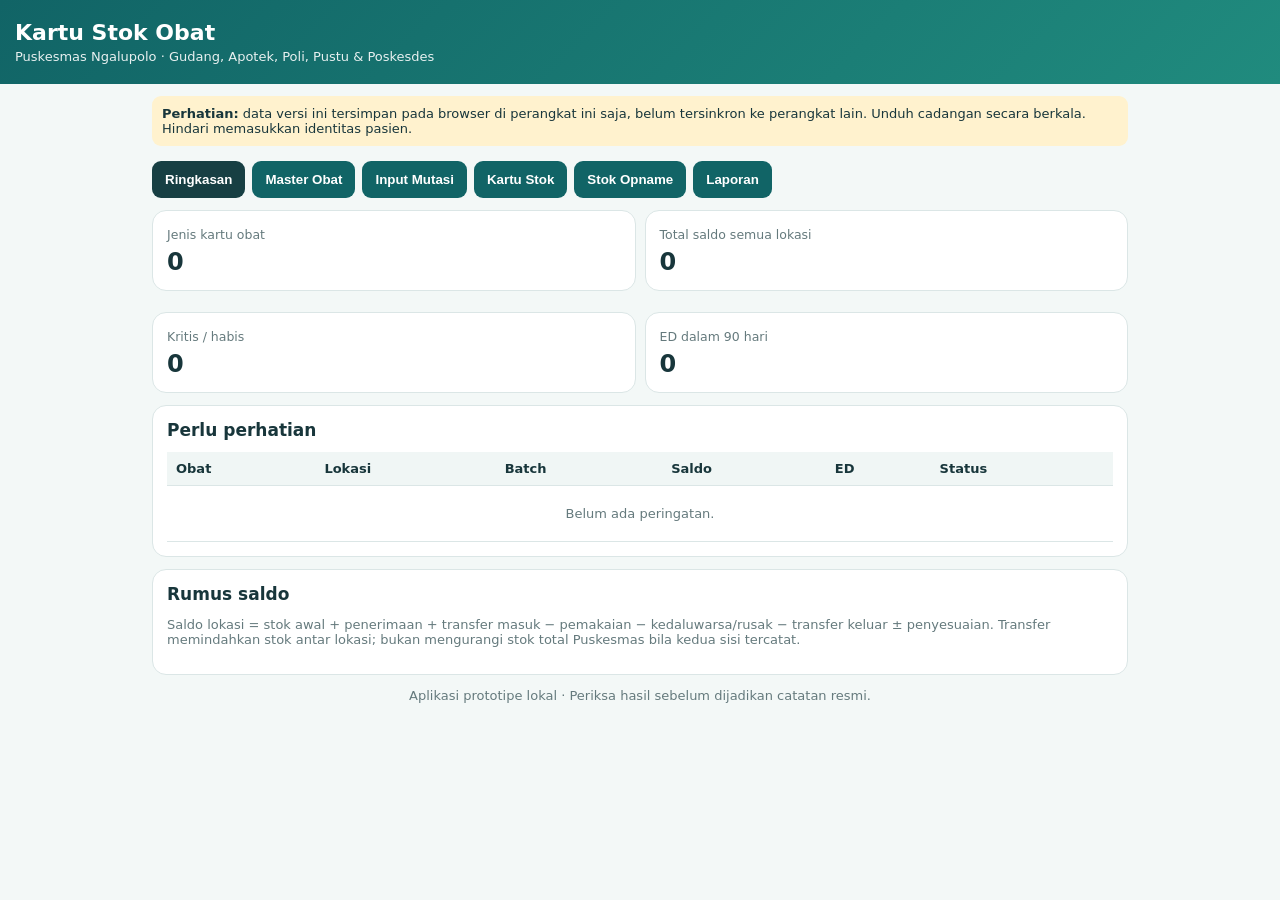
<file: kartu-stok/index.html>
<!doctype html>
<html lang="id"><head><meta charset="utf-8"><meta name="viewport" content="width=device-width,initial-scale=1,viewport-fit=cover"><meta name="theme-color" content="#116466"><meta name="description" content="Kartu stok obat Puskesmas Ngalupolo"><link rel="manifest" href="./manifest.webmanifest"><link rel="icon" href="./icon.svg" type="image/svg+xml"><meta name="apple-mobile-web-app-capable" content="yes"><meta name="apple-mobile-web-app-title" content="Kartu Stok"><title>Kartu Stok Obat - Ngalupolo</title>
<style>
:root{--teal:#116466;--ink:#18363b;--muted:#657a7d;--line:#dbe6e6;--bg:#f3f8f7;--red:#ad3028;--amber:#936000}*{box-sizing:border-box}body{margin:0;background:var(--bg);color:var(--ink);font:15px system-ui,-apple-system,Segoe UI,sans-serif}header{padding:20px 15px;background:linear-gradient(135deg,#116466,#208b7e);color:white}header h1{font-size:22px;margin:0 0 4px}header p{font-size:13px;margin:0;opacity:.9}.wrap{max-width:1000px;margin:auto;padding:12px}.nav{display:flex;gap:7px;overflow:auto;padding:3px 0 12px}.nav button{white-space:nowrap;flex-shrink:0}.panel,.kpi{background:white;border:1px solid var(--line);border-radius:14px;padding:14px;margin-bottom:12px}.panel h2{font-size:17px;margin:0 0 12px}.grid{display:grid;grid-template-columns:repeat(2,minmax(0,1fr));gap:9px}.kpi small{color:var(--muted)}.kpi strong{font-size:24px;display:block;margin-top:5px}button{border:0;border-radius:9px;padding:11px 13px;background:var(--teal);color:white;font-weight:650;cursor:pointer}button.secondary{background:#e6eeee;color:var(--ink)}button.danger{background:#a93232}.nav button.active{background:#173f43}.fields{display:grid;grid-template-columns:repeat(2,minmax(0,1fr));gap:10px}.field{display:flex;flex-direction:column;gap:5px}.full{grid-column:1/-1}label{font-size:13px;font-weight:650;color:#425c60}input,select,textarea{width:100%;padding:11px;border:1px solid #cbd9dc;border-radius:9px;background:white;font:inherit;color:var(--ink)}.actions{display:flex;gap:8px;flex-wrap:wrap;margin-top:12px}.hidden{display:none!important}.muted{font-size:13px;color:var(--muted)}.notice{padding:10px;background:#fff2ce;border-radius:9px;font-size:13px;margin-bottom:12px}.tablewrap{overflow:auto}table{width:100%;border-collapse:collapse;min-width:650px;font-size:13px}th,td{text-align:left;padding:9px;border-bottom:1px solid var(--line);vertical-align:top}th{background:#f0f6f5}.pill{display:inline-block;border-radius:30px;padding:4px 8px;background:#e1f4e7;color:#17633c;font-size:11px;font-weight:750}.pill.kritis,.pill.habis{background:#fee4e2;color:#a1221a}.pill.menipis,.pill.ed{background:#fff0c2;color:#875b00}.empty{text-align:center;color:var(--muted);padding:20px}.right{display:flex;justify-content:space-between;align-items:center;gap:10px;flex-wrap:wrap}@media(min-width:700px){.grid{grid-template-columns:repeat(4,minmax(0,1fr)}}@media(max-width:560px){.fields{grid-template-columns:1fr}.full{grid-column:auto}.wrap{padding:9px}}@media print{header,.nav,.no-print{display:none!important}body{background:white}.panel{border:0}}
</style></head><body><header><h1>Kartu Stok Obat</h1><p>Puskesmas Ngalupolo · Gudang, Apotek, Poli, Pustu & Poskesdes</p></header><main class="wrap">
<div class="notice"><b>Perhatian:</b> data versi ini tersimpan pada browser di perangkat ini saja, belum tersinkron ke perangkat lain. Unduh cadangan secara berkala. Hindari memasukkan identitas pasien.</div>
<nav class="nav"><button class="active" data-tab="dash">Ringkasan</button><button data-tab="master">Master Obat</button><button data-tab="mutasi">Input Mutasi</button><button data-tab="kartu">Kartu Stok</button><button data-tab="opname">Stok Opname</button><button data-tab="laporan">Laporan</button></nav>
<section id="dash" class="tab"><div class="grid"><div class="kpi"><small>Jenis kartu obat</small><strong id="nObat">0</strong></div><div class="kpi"><small>Total saldo semua lokasi</small><strong id="nSaldo">0</strong></div><div class="kpi"><small>Kritis / habis</small><strong id="nKritis">0</strong></div><div class="kpi"><small>ED dalam 90 hari</small><strong id="nED">0</strong></div></div><div class="panel"><h2>Perlu perhatian</h2><div class="tablewrap"><table><thead><tr><th>Obat</th><th>Lokasi</th><th>Batch</th><th>Saldo</th><th>ED</th><th>Status</th></tr></thead><tbody id="alerts"></tbody></table></div></div><div class="panel"><h2>Rumus saldo</h2><p class="muted">Saldo lokasi = stok awal + penerimaan + transfer masuk − pemakaian − kedaluwarsa/rusak − transfer keluar ± penyesuaian. Transfer memindahkan stok antar lokasi; bukan mengurangi stok total Puskesmas bila kedua sisi tercatat.</p></div></section>
<section id="master" class="tab hidden"><div class="panel"><h2>Tambah master obat / batch / lokasi</h2><form id="mf"><div class="fields">
<div class="field"><label>Nama obat/BMHP *</label><input name="name" required placeholder="Parasetamol"></div><div class="field"><label>Kekuatan/spesifikasi</label><input name="strength" placeholder="500 mg"></div>
<div class="field"><label>Bentuk sediaan</label><select name="form"><option>Tablet</option><option>Kapsul</option><option>Sirup</option><option>Injeksi</option><option>Salep/Krim</option><option>Cairan infus</option><option>BMHP</option><option>Reagen</option><option>Lainnya</option></select></div><div class="field"><label>Satuan *</label><input name="unit" required placeholder="tablet, botol, vial"></div>
<div class="field"><label>Lokasi *</label><select name="loc"><option>Gudang Farmasi</option><option>Apotek Puskesmas</option><option>Poli / Ruangan</option><option>Pustu 1</option><option>Pustu 2</option><option>Pustu 3</option><option>Poskesdes Reka</option><option>Poskesdes Wolokota</option><option>Poskesdes Kekasewa</option></select></div><div class="field"><label>Nomor batch *</label><input name="batch" required></div>
<div class="field"><label>Tanggal kedaluwarsa</label><input name="ed" type="date"></div><div class="field"><label>Stok awal</label><input name="opening" type="number" min="0" step="any" value="0"></div><div class="field"><label>Batas minimum</label><input name="min" type="number" min="0" step="any" value="0"></div><div class="field"><label>Sumber pengadaan</label><select name="source"><option>Rutin</option><option>JKN</option><option>Program</option><option>Bantuan</option><option>Lainnya</option></select></div>
</div><div class="actions"><button>Simpan master</button><button type="reset" class="secondary">Kosongkan</button></div></form></div><div class="panel"><div class="right"><h2>Daftar master</h2><input id="search" placeholder="Cari obat/batch/lokasi" style="max-width:230px"></div><div class="tablewrap"><table><thead><tr><th>Obat / sediaan</th><th>Batch / ED</th><th>Lokasi</th><th>Saldo / status</th><th>Aksi</th></tr></thead><tbody id="drugs"></tbody></table></div></div></section>
<section id="mutasi" class="tab hidden"><div class="panel"><h2>Input mutasi stok</h2><form id="tf"><div class="fields"><div class="field"><label>Kartu obat *</label><select name="drug" id="tDrug" required></select></div><div class="field"><label>Tanggal *</label><input name="date" type="date" required></div><div class="field"><label>Jenis transaksi *</label><select name="type" id="type"><option>Penerimaan</option><option>Pemakaian</option><option>Kedaluwarsa/Rusak</option><option>Transfer keluar</option><option>Penyesuaian tambah</option><option>Penyesuaian kurang</option></select></div><div class="field"><label>Jumlah *</label><input name="qty" type="number" min=".000001" step="any" required></div><div class="field"><label>Nomor dokumen / asal</label><input name="ref" placeholder="Nomor bukti atau pemasok"></div><div class="field"><label>Petugas</label><input name="staff"></div><div class="field hidden full" id="destbox"><label>Lokasi tujuan transfer *</label><select name="dest"><option>Gudang Farmasi</option><option>Apotek Puskesmas</option><option>Poli / Ruangan</option><option>Pustu 1</option><option>Pustu 2</option><option>Pustu 3</option><option>Poskesdes Reka</option><option>Poskesdes Wolokota</option><option>Poskesdes Kekasewa</option></select></div><div class="field full"><label>Keterangan</label><textarea name="note"></textarea></div></div><div class="actions"><button>Simpan transaksi</button></div></form></div><div class="panel"><h2>Transaksi terakhir</h2><div class="tablewrap"><table><thead><tr><th>Tanggal</th><th>Obat</th><th>Jenis</th><th>Jumlah</th><th>Referensi</th><th>Aksi</th></tr></thead><tbody id="txrows"></tbody></table></div></div></section>
<section id="kartu" class="tab hidden"><div class="panel"><h2>Kartu stok per batch dan lokasi</h2><div class="fields"><div class="field"><label>Pilih kartu</label><select id="cDrug"></select></div><div class="field"><label>Mulai tanggal</label><input id="from" type="date"></div><div class="field"><label>Sampai tanggal</label><input id="to" type="date"></div></div><div class="actions no-print"><button onclick="card()">Tampilkan</button><button class="secondary" onclick="print()">Cetak / Simpan PDF</button></div><div id="cardout"></div></div></section>
<section id="opname" class="tab hidden"><div class="panel"><h2>Stok opname</h2><form id="of"><div class="fields"><div class="field"><label>Kartu obat *</label><select name="drug" id="oDrug" required></select></div><div class="field"><label>Tanggal *</label><input name="date" type="date" required></div><div class="field"><label>Stok fisik *</label><input name="physical" type="number" min="0" step="any" required></div><div class="field"><label>Petugas</label><input name="staff"></div><div class="field full"><label>Catatan</label><textarea name="note"></textarea></div></div><div class="actions"><button>Simpan opname</button></div></form></div><div class="panel"><h2>Riwayat opname</h2><div class="tablewrap"><table><thead><tr><th>Tanggal</th><th>Obat</th><th>Buku</th><th>Fisik</th><th>Selisih</th><th>Petugas</th></tr></thead><tbody id="orows"></tbody></table></div></div></section>
<section id="laporan" class="tab hidden"><div class="panel"><h2>Laporan dan cadangan</h2><p class="muted">Unduh cadangan untuk memindahkan data atau menyimpan arsip. File berisi data master, transaksi, dan stok opname.</p><div class="actions"><button onclick="backup()">Unduh cadangan JSON</button><button onclick="csv()">Unduh transaksi CSV</button><button class="secondary" onclick="print()">Cetak / Simpan PDF</button><button class="danger" onclick="wipe()">Hapus semua data lokal</button></div><div id="totals"></div></div></section>
<p class="muted" style="text-align:center">Aplikasi prototipe lokal · Periksa hasil sebelum dijadikan catatan resmi.</p></main>
<script>
const KEY='ngalupolo-stock-pwa-v1';let db;try{db=JSON.parse(localStorage.getItem(KEY))||{drugs:[],tx:[],op:[]}}catch(e){db={drugs:[],tx:[],op:[]}}const $=id=>document.getElementById(id),today=()=>new Date().toLocaleDateString('en-CA'),uid=()=>Date.now().toString(36)+Math.random().toString(36).slice(2,6),esc=s=>String(s??'').replace(/[&<>"']/g,c=>({'&':'&amp;','<':'&lt;','>':'&gt;','"':'&quot;',"'":'&#39;'}[c])),fmt=n=>Number(n||0).toLocaleString('id-ID',{maximumFractionDigits:3});
function sign(t){return ({'Penerimaan':1,'Transfer masuk':1,'Penyesuaian tambah':1,'Pemakaian':-1,'Kedaluwarsa/Rusak':-1,'Transfer keluar':-1,'Penyesuaian kurang':-1})[t]||0}function bal(d){return Number(d.opening||0)+db.tx.filter(t=>t.drug===d.id).reduce((s,t)=>s+sign(t.type)*Number(t.qty),0)}function status(d){let n=bal(d);return n<=0?'Habis':Number(d.min)>0&&n<=Number(d.min)?'Kritis':Number(d.min)>0&&n<=Number(d.min)*1.5?'Menipis':'Aman'}function pill(s){return '<span class="pill '+s.toLowerCase()+'">'+s+'</span>'}function label(d){return d.name+' '+(d.strength||'')+' · '+d.batch+' · '+d.loc}function save(){localStorage.setItem(KEY,JSON.stringify(db));render()}
document.querySelectorAll('.nav button').forEach(b=>b.onclick=()=>{document.querySelectorAll('.nav button').forEach(x=>x.classList.toggle('active',x===b));document.querySelectorAll('.tab').forEach(x=>x.classList.toggle('hidden',x.id!==b.dataset.tab));render()});
function options(id){let el=$(id),old=el.value;el.innerHTML='<option value="">-- Pilih kartu --</option>'+db.drugs.map(d=>'<option value="'+esc(d.id)+'">'+esc(label(d))+'</option>').join('');if(db.drugs.some(d=>d.id===old))el.value=old}
$('mf').onsubmit=e=>{e.preventDefault();let f=Object.fromEntries(new FormData(e.target));if(db.drugs.some(d=>d.name.toLowerCase()===f.name.toLowerCase()&&d.batch.toLowerCase()===f.batch.toLowerCase()&&d.loc===f.loc)){alert('Nama, batch, dan lokasi tersebut sudah ada.');return}db.drugs.push({...f,id:uid(),opening:+f.opening||0,min:+f.min||0});e.target.reset();save();alert('Master obat tersimpan pada perangkat ini.')};
$('type').onchange=()=> $('destbox').classList.toggle('hidden',$('type').value!=='Transfer keluar');
$('tf').onsubmit=e=>{e.preventDefault();let f=Object.fromEntries(new FormData(e.target)),d=db.drugs.find(x=>x.id===f.drug),q=+f.qty;if(!d||!f.date||!Number.isFinite(q)||q<=0)return;if(['Pemakaian','Kedaluwarsa/Rusak','Transfer keluar','Penyesuaian kurang'].includes(f.type)&&q>bal(d)){alert('Saldo tidak cukup. Saldo sekarang '+fmt(bal(d))+' '+d.unit);return}let t={...f,id:uid(),qty:q};if(f.type==='Transfer keluar'){if(!f.dest||f.dest===d.loc){alert('Lokasi tujuan harus berbeda dari lokasi asal.');return}let dest=db.drugs.find(x=>x.name===d.name&&x.strength===d.strength&&x.form===d.form&&x.unit===d.unit&&x.batch===d.batch&&x.ed===d.ed&&x.loc===f.dest);if(!dest){dest={...d,id:uid(),loc:f.dest,opening:0};db.drugs.push(dest)}t.ref=(f.ref?f.ref+'; ':'')+'Tujuan: '+f.dest;db.tx.push(t);db.tx.push({...t,id:uid(),drug:dest.id,type:'Transfer masuk',ref:'Dari: '+d.loc})}else db.tx.push(t);e.target.reset();$('tf').elements.date.value=today();$('destbox').classList.add('hidden');save();alert('Transaksi disimpan.')};
$('of').onsubmit=e=>{e.preventDefault();let f=Object.fromEntries(new FormData(e.target)),d=db.drugs.find(x=>x.id===f.drug);if(!d)return;let book=bal(d),physical=+f.physical;db.op.unshift({...f,id:uid(),book,physical,diff:physical-book});e.target.reset();$('of').elements.date.value=today();save()};
$('search').oninput=drugs;
function render(){['tDrug','cDrug','oDrug'].forEach(options);dash();drugs();txrows();oprows();card();$('totals').innerHTML=['Penerimaan','Pemakaian','Kedaluwarsa/Rusak','Transfer keluar','Transfer masuk','Penyesuaian tambah','Penyesuaian kurang'].map(t=>'<p>'+t+': <b>'+fmt(db.tx.filter(x=>x.type===t).reduce((s,x)=>s+x.qty,0))+'</b></p>').join('')}
function dash(){let now=new Date(),soon=new Date();soon.setDate(now.getDate()+90);$('nObat').textContent=db.drugs.length;$('nSaldo').textContent=fmt(db.drugs.reduce((s,d)=>s+bal(d),0));$('nKritis').textContent=db.drugs.filter(d=>['Habis','Kritis'].includes(status(d))).length;$('nED').textContent=db.drugs.filter(d=>d.ed&&new Date(d.ed)>=now&&new Date(d.ed)<=soon).length;$('alerts').innerHTML=db.drugs.filter(d=>status(d)!=='Aman'||(d.ed&&new Date(d.ed)<=soon)).map(d=>'<tr><td>'+esc(d.name)+'<br>'+esc(d.strength||'')+'</td><td>'+esc(d.loc)+'</td><td>'+esc(d.batch)+'</td><td>'+fmt(bal(d))+' '+esc(d.unit)+'</td><td>'+esc(d.ed||'—')+'</td><td>'+pill(status(d))+((d.ed&&new Date(d.ed)<=soon)?' '+pill('ED'):'')+'</td></tr>').join('')||'<tr><td colspan="6" class="empty">Belum ada peringatan.</td></tr>'}
function drugs(){let q=($('search').value||'').toLowerCase();$('drugs').innerHTML=db.drugs.filter(d=>label(d).toLowerCase().includes(q)).map(d=>'<tr><td><b>'+esc(d.name)+'</b><br>'+esc(d.strength||'')+' · '+esc(d.form)+'</td><td>'+esc(d.batch)+'<br>'+esc(d.ed||'ED belum diisi')+'</td><td>'+esc(d.loc)+'</td><td>'+fmt(bal(d))+' '+esc(d.unit)+'<br>'+pill(status(d))+'</td><td><button class="secondary" onclick="openCard(\''+d.id+'\')">Kartu</button> <button class="danger" onclick="delDrug(\''+d.id+'\')">Hapus</button></td></tr>').join('')||'<tr><td colspan="5" class="empty">Belum ada master obat.</td></tr>'}
function delDrug(id){if(!confirm('Hapus master beserta transaksi dan opname terkait?'))return;db.drugs=db.drugs.filter(d=>d.id!==id);db.tx=db.tx.filter(t=>t.drug!==id);db.op=db.op.filter(o=>o.drug!==id);save()}
function txrows(){$('txrows').innerHTML=db.tx.slice().reverse().slice(0,100).map(t=>{let d=db.drugs.find(d=>d.id===t.drug);return '<tr><td>'+esc(t.date)+'</td><td>'+esc(d?label(d):'Obat dihapus')+'</td><td>'+esc(t.type)+'</td><td>'+fmt(t.qty)+'</td><td>'+esc(t.ref||'—')+'</td><td><button class="danger" onclick="delTx(\''+t.id+'\')">Hapus</button></td></tr>'}).join('')||'<tr><td colspan="6" class="empty">Belum ada transaksi.</td></tr>'}
function delTx(id){if(!confirm('Hapus transaksi? Untuk transfer, hapus transaksi keluar dan masuk pasangannya agar saldo sesuai.'))return;db.tx=db.tx.filter(t=>t.id!==id);save()}
function openCard(id){document.querySelector('[data-tab="kartu"]').click();$('cDrug').value=id;card()}
function card(){let d=db.drugs.find(d=>d.id===$('cDrug').value);if(!d){$('cardout').innerHTML='<p class="empty">Pilih master obat terlebih dahulu.</p>';return}let from=$('from').value,to=$('to').value,all=db.tx.filter(t=>t.drug===d.id).sort((a,b)=>a.date.localeCompare(b.date)),start=Number(d.opening||0)+all.filter(t=>from&&t.date<from).reduce((s,t)=>s+sign(t.type)*t.qty,0),list=all.filter(t=>(!from||t.date>=from)&&(!to||t.date<=to));let current=start,rows=list.map(t=>{let inc=['Penerimaan','Transfer masuk','Penyesuaian tambah'].includes(t.type)?t.qty:0,out=['Pemakaian','Kedaluwarsa/Rusak','Transfer keluar','Penyesuaian kurang'].includes(t.type)?t.qty:0;current+=sign(t.type)*t.qty;return '<tr><td>'+esc(t.date)+'</td><td>'+esc(t.type)+'</td><td>'+fmt(inc)+'</td><td>'+fmt(out)+'</td><td>'+fmt(current)+'</td><td>'+esc(t.ref||'—')+'</td><td>'+esc(t.staff||'—')+'</td></tr>'}).join('');$('cardout').innerHTML='<h2 style="margin-top:18px">KARTU STOK OBAT</h2><p><b>'+esc(d.name)+'</b> '+esc(d.strength||'')+' ('+esc(d.form)+')<br>Batch: '+esc(d.batch)+' · ED: '+esc(d.ed||'—')+'<br>Lokasi: '+esc(d.loc)+' · Satuan: '+esc(d.unit)+'<br>Periode: '+esc(from||'awal pencatatan')+' s.d. '+esc(to||'sekarang')+'</p><div class="tablewrap"><table><thead><tr><th>Tanggal</th><th>Jenis</th><th>Masuk</th><th>Keluar</th><th>Saldo</th><th>Dokumen/asal-tujuan</th><th>Petugas</th></tr></thead><tbody><tr><td>—</td><td>Saldo awal periode</td><td>—</td><td>—</td><td>'+fmt(start)+'</td><td>—</td><td>—</td></tr>'+(rows||'<tr><td colspan="7" class="empty">Tidak ada transaksi pada periode ini.</td></tr>')+'</tbody></table></div><p><b>Saldo saat ini:</b> '+fmt(bal(d))+' '+esc(d.unit)+'</p><p class="muted">Pencatat: ____________________ &nbsp; Pemeriksa: ____________________</p>'}
function oprows(){$('orows').innerHTML=db.op.map(o=>{let d=db.drugs.find(d=>d.id===o.drug);return '<tr><td>'+esc(o.date)+'</td><td>'+esc(d?label(d):'Obat dihapus')+'</td><td>'+fmt(o.book)+'</td><td>'+fmt(o.physical)+'</td><td>'+fmt(o.diff)+'</td><td>'+esc(o.staff||'—')+'</td></tr>'}).join('')||'<tr><td colspan="6" class="empty">Belum ada hasil opname.</td></tr>'}
function download(blob,name){let a=document.createElement('a');a.href=URL.createObjectURL(blob);a.download=name;a.click();setTimeout(()=>URL.revokeObjectURL(a.href),1000)}function backup(){download(new Blob([JSON.stringify({app:'Kartu Stok Obat Ngalupolo',exportedAt:new Date().toISOString(),...db},null,2)],{type:'application/json'}),'cadangan-stok-'+today()+'.json')}function csv(){let rows=[['tanggal','nama_obat','batch','lokasi','jenis','jumlah','satuan','referensi','petugas','keterangan'],...db.tx.map(t=>{let d=db.drugs.find(d=>d.id===t.drug)||{};return[t.date,d.name,d.batch,d.loc,t.type,t.qty,d.unit,t.ref,t.staff,t.note]})];download(new Blob(['\ufeff'+rows.map(r=>r.map(v=>'"'+String(v??'').replace(/"/g,'""')+'"').join(',')).join('\r\n')],{type:'text/csv;charset=utf-8'}),'transaksi-stok-'+today()+'.csv')}function wipe(){if(!confirm('Semua data pada browser ini akan dihapus. Unduh cadangan terlebih dahulu. Lanjutkan?'))return;db={drugs:[],tx:[],op:[]};save()}
$('tf').elements.date.value=today();$('of').elements.date.value=today();render();if('serviceWorker'in navigator)window.addEventListener('load',()=>navigator.serviceWorker.register('./sw.js').catch(()=>{}));
</script></body></html>
</file>
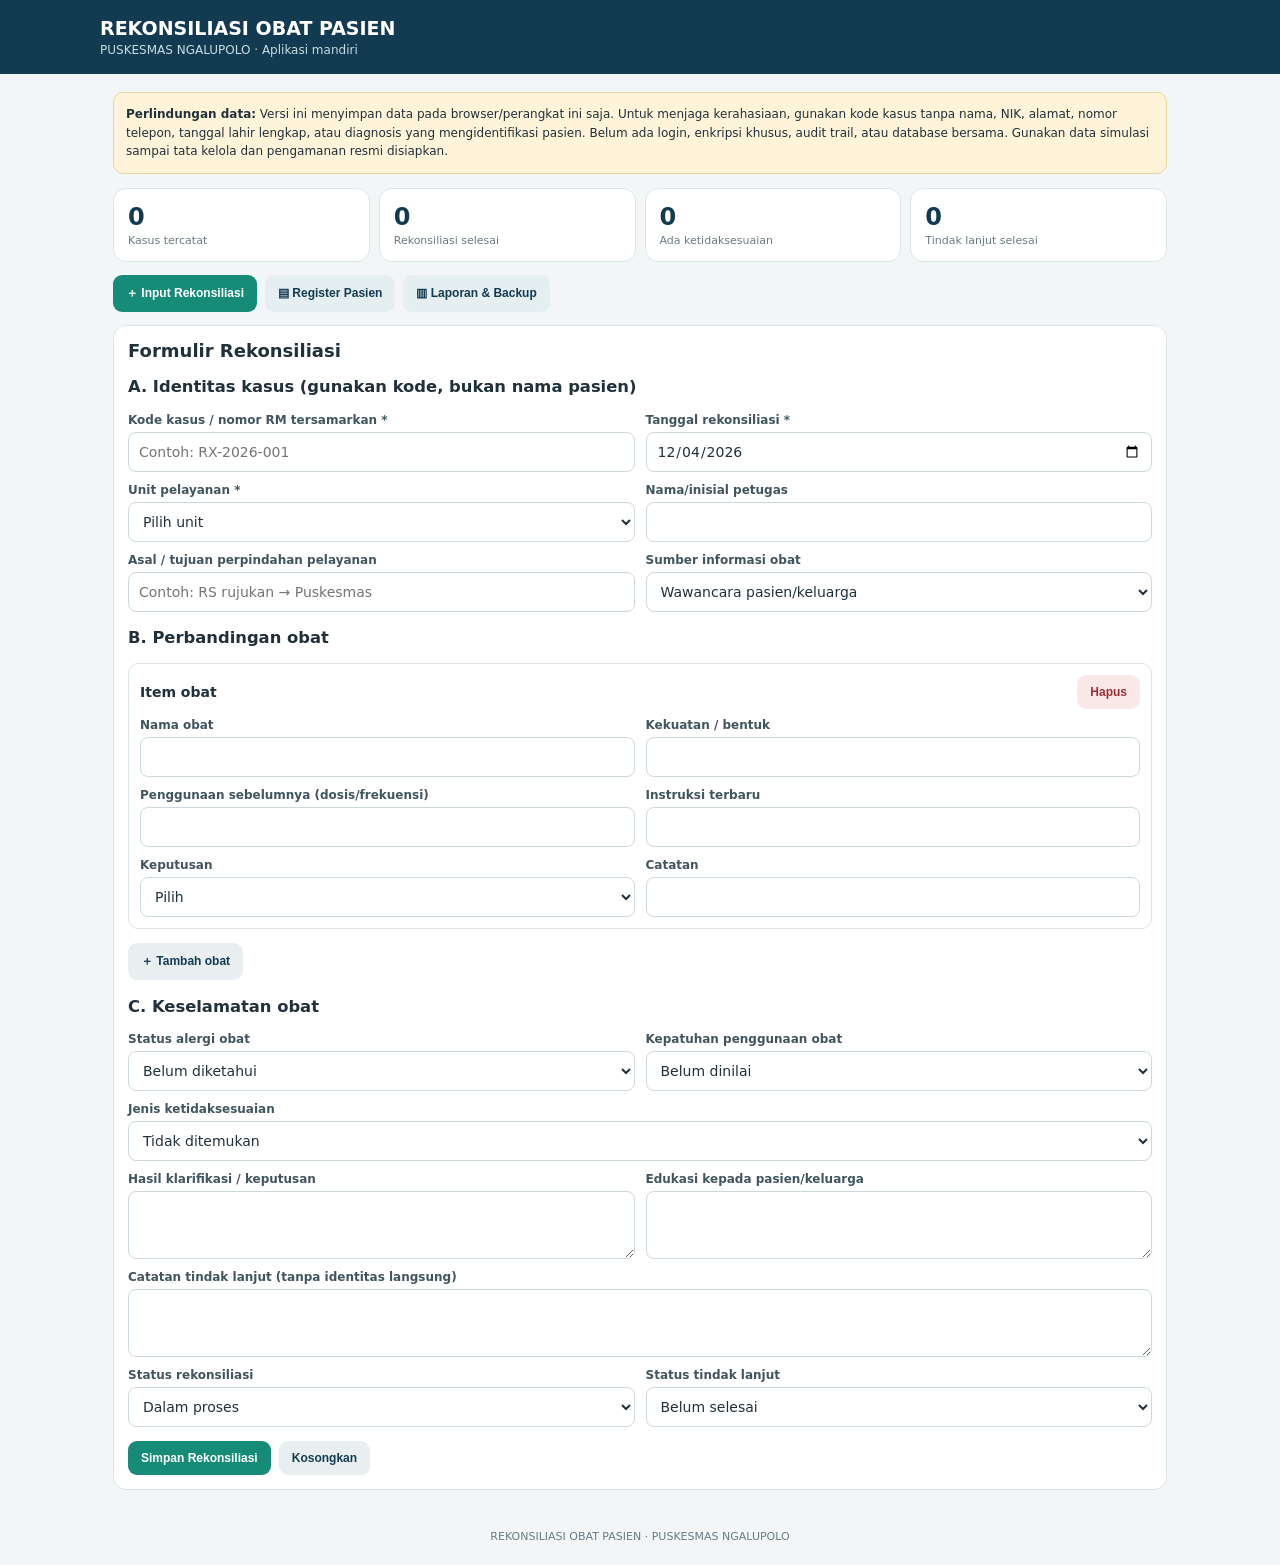
<file: rekonsiliasi-pasien/index.html>
<!doctype html>
<html lang="id">
<head>
<meta charset="utf-8"><meta name="viewport" content="width=device-width,initial-scale=1,viewport-fit=cover">
<meta name="theme-color" content="#123b52"><meta name="description" content="Aplikasi mandiri rekonsiliasi obat pasien Puskesmas Ngalupolo">
<link rel="manifest" href="./manifest.webmanifest"><link rel="icon" href="./icons/icon.svg">
<title>Rekonsiliasi Obat Pasien | Puskesmas Ngalupolo</title>
<style>
:root{--navy:#123b52;--teal:#168b78;--bg:#f2f6f7;--ink:#20313b;--muted:#687b84;--line:#dce6e9}*{box-sizing:border-box}body{margin:0;background:var(--bg);color:var(--ink);font:14px system-ui,-apple-system,Segoe UI,sans-serif}header{background:var(--navy);color:white;padding:17px max(15px,calc((100% - 1080px)/2));display:flex;align-items:center;justify-content:space-between;gap:10px}header h1{font-size:19px;margin:0}header p{font-size:12px;color:#c9dce3;margin:4px 0 0}.wrap{max-width:1080px;margin:18px auto;padding:0 13px}.notice{padding:12px;background:#fff3d9;border:1px solid #f1d69a;border-radius:10px;font-size:12px;line-height:1.55;margin-bottom:14px}.stats{display:grid;grid-template-columns:repeat(4,1fr);gap:9px}.stat,.panel{background:white;border:1px solid var(--line);border-radius:13px;padding:14px}.stat b{font-size:24px;color:var(--navy);display:block}.stat span{font-size:11px;color:var(--muted)}nav{display:flex;gap:8px;overflow:auto;margin:13px 0}button,.btn{border:0;border-radius:9px;padding:10px 13px;background:#e5eef0;color:var(--navy);font-weight:700;cursor:pointer;white-space:nowrap;font-size:12px}nav button.active,.primary{background:var(--teal);color:white}.panel h2{font-size:18px;margin:0 0 13px}.grid{display:grid;grid-template-columns:repeat(2,minmax(0,1fr));gap:11px}.field{display:flex;flex-direction:column;gap:5px}.field.full{grid-column:1/-1}label{font-size:12px;font-weight:700;color:#40555f}input,select,textarea{width:100%;padding:10px;border:1px solid #cbd9de;border-radius:8px;font:inherit;background:white;color:var(--ink);min-height:40px}textarea{min-height:68px}.medicine{border:1px solid var(--line);padding:11px;border-radius:10px;margin:9px 0}.medicine .grid{margin-top:9px}.actions{display:flex;gap:8px;flex-wrap:wrap;margin-top:14px}.secondary{background:#e9eff1}.danger{background:#fae8e8;color:#9c3037}.hidden{display:none!important}.tablewrap{overflow:auto}table{width:100%;border-collapse:collapse;font-size:12px}th,td{text-align:left;padding:9px;border-bottom:1px solid var(--line);vertical-align:top}th{background:#f5f8f9;color:#526771}.tag{display:inline-block;padding:4px 7px;border-radius:20px;background:#fff1d8;color:#895d10;font-size:10px;font-weight:700}.tag.ok{background:#e2f4e9;color:#176b4b}.small{font-size:11px;color:var(--muted)}footer{text-align:center;color:var(--muted);font-size:11px;padding:22px}@media(max-width:650px){.stats{grid-template-columns:repeat(2,1fr)}.grid{grid-template-columns:1fr}.field.full{grid-column:auto}header{align-items:flex-start}.wrap{margin-top:12px}}@media print{header,nav,.no-print,footer,.notice,.stats{display:none!important}body{background:white}.wrap{margin:0;padding:0}.panel{border:0}}
</style>
</head>
<body>
<header><div><h1>REKONSILIASI OBAT PASIEN</h1><p>PUSKESMAS NGALUPOLO · Aplikasi mandiri</p></div><button id="install" class="hidden">＋ Instal aplikasi</button></header>
<main class="wrap">
<div class="notice"><b>Perlindungan data:</b> Versi ini menyimpan data pada browser/perangkat ini saja. Untuk menjaga kerahasiaan, gunakan kode kasus tanpa nama, NIK, alamat, nomor telepon, tanggal lahir lengkap, atau diagnosis yang mengidentifikasi pasien. Belum ada login, enkripsi khusus, audit trail, atau database bersama. Gunakan data simulasi sampai tata kelola dan pengamanan resmi disiapkan.</div>
<section class="stats"><div class="stat"><b id="total">0</b><span>Kasus tercatat</span></div><div class="stat"><b id="done">0</b><span>Rekonsiliasi selesai</span></div><div class="stat"><b id="issues">0</b><span>Ada ketidaksesuaian</span></div><div class="stat"><b id="follow">0</b><span>Tindak lanjut selesai</span></div></section>
<nav class="no-print"><button type="button" class="active" data-tab="entry">＋ Input Rekonsiliasi</button><button type="button" data-tab="register">▤ Register Pasien</button><button type="button" data-tab="reports">▥ Laporan & Backup</button></nav>
<section id="entry" class="panel"><h2 id="formTitle">Formulir Rekonsiliasi</h2>
<form id="form"><input id="editId" type="hidden">
<h3>A. Identitas kasus (gunakan kode, bukan nama pasien)</h3><div class="grid">
<div class="field"><label>Kode kasus / nomor RM tersamarkan *</label><input id="case" required maxlength="40" placeholder="Contoh: RX-2026-001"></div>
<div class="field"><label>Tanggal rekonsiliasi *</label><input id="date" type="date" required></div>
<div class="field"><label>Unit pelayanan *</label><select id="service" required><option value="">Pilih unit</option><option>Poli Umum</option><option>Poli Lansia</option><option>Poli PTM</option><option>Poli KIA/KB</option><option>Poli Gigi</option><option>IGD</option><option>Rawat Inap</option><option>Apotek</option><option>Pustu</option><option>Poskesdes</option><option>Rujukan</option><option>Lainnya</option></select></div>
<div class="field"><label>Nama/inisial petugas</label><input id="staff"></div>
<div class="field"><label>Asal / tujuan perpindahan pelayanan</label><input id="transition" placeholder="Contoh: RS rujukan → Puskesmas"></div>
<div class="field"><label>Sumber informasi obat</label><select id="source"><option>Wawancara pasien/keluarga</option><option>Obat yang dibawa</option><option>Resep atau rekam medis</option><option>Fasilitas kesehatan sebelumnya</option><option>Lebih dari satu sumber</option></select></div></div>
<h3>B. Perbandingan obat</h3><div id="medicines"></div><div class="actions no-print"><button type="button" id="addMed" class="secondary">＋ Tambah obat</button></div>
<h3>C. Keselamatan obat</h3><div class="grid">
<div class="field"><label>Status alergi obat</label><select id="allergy"><option value="unknown">Belum diketahui</option><option value="none">Tidak ada riwayat yang dilaporkan</option><option value="reported">Ada laporan alergi</option><option value="confirmed">Alergi terkonfirmasi</option></select></div>
<div class="field"><label>Kepatuhan penggunaan obat</label><select id="adherence"><option value="unknown">Belum dinilai</option><option value="good">Baik</option><option value="issue">Ada kendala</option><option value="not_applicable">Tidak berlaku</option></select></div>
<div class="field full"><label>Jenis ketidaksesuaian</label><select id="issue"><option value="none">Tidak ditemukan</option><option value="omission">Obat tidak tercantum / terlewat</option><option value="duplication">Duplikasi obat</option><option value="dose">Perbedaan dosis</option><option value="frequency">Perbedaan frekuensi</option><option value="allergy">Alergi / efek samping</option><option value="interaction">Potensi interaksi</option><option value="adherence">Masalah kepatuhan</option><option value="other">Lainnya</option></select></div>
<div class="field"><label>Hasil klarifikasi / keputusan</label><textarea id="decision"></textarea></div><div class="field"><label>Edukasi kepada pasien/keluarga</label><textarea id="education"></textarea></div>
<div class="field full"><label>Catatan tindak lanjut (tanpa identitas langsung)</label><textarea id="note"></textarea></div>
<div class="field"><label>Status rekonsiliasi</label><select id="status"><option>Dalam proses</option><option>Selesai</option><option>Perlu tindak lanjut</option></select></div>
<div class="field"><label>Status tindak lanjut</label><select id="followStatus"><option>Belum selesai</option><option>Selesai</option><option>Tidak diperlukan</option></select></div>
</div><div class="actions no-print"><button class="primary" type="submit">Simpan Rekonsiliasi</button><button type="button" id="reset" class="secondary">Kosongkan</button></div></form></section>
<section id="register" class="panel hidden"><h2>Register Rekonsiliasi Pasien</h2><div class="grid no-print" style="margin-bottom:12px"><div class="field"><label>Cari kode kasus</label><input id="search" placeholder="Cari kode..."></div><div class="field"><label>Filter unit</label><select id="filter"><option value="">Semua unit</option><option>Poli Umum</option><option>Poli Lansia</option><option>Poli PTM</option><option>Poli KIA/KB</option><option>Poli Gigi</option><option>IGD</option><option>Rawat Inap</option><option>Apotek</option><option>Pustu</option><option>Poskesdes</option><option>Rujukan</option><option>Lainnya</option></select></div></div><div class="tablewrap"><table><thead><tr><th>Tanggal</th><th>Kode kasus</th><th>Unit</th><th>Ketidaksesuaian</th><th>Status</th><th class="no-print">Aksi</th></tr></thead><tbody id="rows"><tr><td colspan="6">Belum ada data.</td></tr></tbody></table></div></section>
<section id="reports" class="panel hidden"><h2>Laporan & Pencadangan</h2><p class="small">Ringkasan data berdasarkan periode. File cadangan dapat berisi informasi kesehatan; simpan di tempat aman.</p><div class="grid" style="margin:12px 0"><div class="field"><label>Dari tanggal</label><input id="from" type="date"></div><div class="field"><label>Sampai tanggal</label><input id="to" type="date"></div></div><div id="summary" class="notice">Belum ada data.</div><div class="actions no-print"><button id="print" class="primary">Cetak / Simpan PDF</button><button id="csv" class="secondary">Ekspor CSV</button><button id="backup" class="secondary">Backup JSON</button><label class="btn secondary" for="restore">Pulihkan JSON</label><input id="restore" type="file" accept="application/json" class="hidden"></div></section>
</main><footer>REKONSILIASI OBAT PASIEN · PUSKESMAS NGALUPOLO</footer>
<script>
(()=>{'use strict';const $=id=>document.getElementById(id),KEY='ngalupolo_patient_reconciliation_v2';let records=[];const today=()=>new Date().toISOString().slice(0,10),esc=s=>String(s??'').replace(/[&<>"']/g,c=>({'&':'&amp;','<':'&lt;','>':'&gt;','"':'&quot;',"'":'&#39;'}[c]));$('date').value=today();
function load(){try{const d=JSON.parse(localStorage.getItem(KEY)||'[]');records=Array.isArray(d)?d:[]}catch{records=[]}render()}
function save(){localStorage.setItem(KEY,JSON.stringify(records));render()}
function addMed(m={}){const d=document.createElement('div');d.className='medicine';d.innerHTML='<div style="display:flex;justify-content:space-between;align-items:center"><b>Item obat</b><button type="button" class="danger remove">Hapus</button></div><div class="grid"><div class="field"><label>Nama obat</label><input class="name"></div><div class="field"><label>Kekuatan / bentuk</label><input class="strength"></div><div class="field"><label>Penggunaan sebelumnya (dosis/frekuensi)</label><input class="prior"></div><div class="field"><label>Instruksi terbaru</label><input class="current"></div><div class="field"><label>Keputusan</label><select class="decision"><option value="">Pilih</option><option>Dilanjutkan</option><option>Dihentikan</option><option>Diganti</option><option>Ubah dosis</option><option>Perlu klarifikasi</option></select></div><div class="field"><label>Catatan</label><input class="detail"></div></div>';for(const [k,v] of Object.entries({name:m.name,strength:m.strength,prior:m.prior,current:m.current,decision:m.decision,detail:m.detail}))d.querySelector('.'+k).value=v||'';d.querySelector('.remove').onclick=()=>d.remove();$('medicines').append(d)}
function getMeds(){return [...document.querySelectorAll('.medicine')].map(d=>Object.fromEntries(['name','strength','prior','current','decision','detail'].map(k=>[k,d.querySelector('.'+k).value])))}
function reset(){ $('form').reset();$('editId').value='';$('medicines').innerHTML='';addMed();$('date').value=today();$('formTitle').textContent='Formulir Rekonsiliasi'}
$('addMed').onclick=()=>addMed();$('reset').onclick=reset;
$('form').onsubmit=e=>{e.preventDefault();const id=$('editId').value||String(Date.now()),r={id,caseRef:$('case').value.trim(),date:$('date').value,service:$('service').value,staff:$('staff').value,transition:$('transition').value,source:$('source').value,medicines:getMeds(),allergy:$('allergy').value,adherence:$('adherence').value,issue:$('issue').value,decision:$('decision').value,education:$('education').value,note:$('note').value,status:$('status').value,followStatus:$('followStatus').value};const i=records.findIndex(x=>x.id===id);if(i>=0)records[i]=r;else records.unshift(r);save();reset();show('register');alert('Data tersimpan pada perangkat ini.');};
function show(id){document.querySelectorAll('main>section.panel').forEach(s=>s.classList.toggle('hidden',s.id!==id));document.querySelectorAll('nav button[data-tab]').forEach(b=>b.classList.toggle('active',b.dataset.tab===id));window.scrollTo({top:0,behavior:'smooth'})}
document.querySelector('nav').addEventListener('click',e=>{const b=e.target.closest('button[data-tab]');if(b){e.preventDefault();show(b.dataset.tab)}}); 
function render(){ $('total').textContent=records.length;$('done').textContent=records.filter(r=>r.status==='Selesai').length;$('issues').textContent=records.filter(r=>r.issue!=='none').length;$('follow').textContent=records.filter(r=>['Selesai','Tidak diperlukan'].includes(r.followStatus)).length;const q=$('search').value.toLowerCase(),f=$('filter').value,list=records.filter(r=>(!q||r.caseRef.toLowerCase().includes(q))&&(!f||r.service===f));$('rows').innerHTML=list.length?list.map(r=>'<tr><td>'+esc(r.date)+'</td><td><b>'+esc(r.caseRef)+'</b></td><td>'+esc(r.service)+'</td><td>'+esc(r.issue)+'</td><td><span class="tag '+(r.status==='Selesai'?'ok':'')+'">'+esc(r.status)+'</span></td><td class="no-print"><button type="button" data-edit="'+esc(r.id)+'">Buka</button> <button type="button" class="danger" data-delete="'+esc(r.id)+'">Hapus</button></td></tr>').join(''):'<tr><td colspan="6">Belum ada data yang cocok.</td></tr>';summary()}
function summary(){const a=records.filter(r=>(!$('from').value||r.date>=$('from').value)&&(!$('to').value||r.date<=$('to').value));$('summary').textContent=a.length+' kasus tercatat; '+a.filter(r=>r.status==='Selesai').length+' selesai; '+a.filter(r=>r.issue!=='none').length+' memiliki ketidaksesuaian; '+a.filter(r=>['Selesai','Tidak diperlukan'].includes(r.followStatus)).length+' tindak lanjut selesai.'}
$('rows').addEventListener('click',e=>{const del=e.target.closest('[data-delete]'),edit=e.target.closest('[data-edit]');if(del&&confirm('Hapus catatan ini?')){records=records.filter(r=>r.id!==del.dataset.delete);save()}if(edit){const r=records.find(x=>x.id===edit.dataset.edit);if(!r)return;reset();$('editId').value=r.id;for(const [k,v] of Object.entries({case:r.caseRef,date:r.date,service:r.service,staff:r.staff,transition:r.transition,source:r.source,allergy:r.allergy,adherence:r.adherence,issue:r.issue,decision:r.decision,education:r.education,note:r.note,status:r.status,followStatus:r.followStatus}))$(k).value=v||'';$('medicines').innerHTML='';(r.medicines||[]).forEach(addMed);$('formTitle').textContent='Edit Rekonsiliasi';show('entry')}});
$('search').oninput=render;$('filter').onchange=render;$('from').onchange=summary;$('to').onchange=summary;
function filtered(){return records.filter(r=>(!$('from').value||r.date>=$('from').value)&&(!$('to').value||r.date<=$('to').value))}
function download(name,data,type){const a=document.createElement('a'),u=URL.createObjectURL(new Blob([data],{type}));a.href=u;a.download=name;a.click();setTimeout(()=>URL.revokeObjectURL(u),1000)}
$('backup').onclick=()=>download('Backup_Rekonsiliasi_'+today()+'.json',JSON.stringify(records,null,2),'application/json');
$('csv').onclick=()=>{const cols=['date','caseRef','service','issue','status','followStatus','staff','decision'];const lines=[cols.join(';'),...filtered().map(r=>cols.map(k=>'"'+String(r[k]??'').replace(/"/g,'""')+'"').join(';'))];download('Register_Rekonsiliasi_'+today()+'.csv','\ufeff'+lines.join('\n'),'text/csv;charset=utf-8')};
$('restore').onchange=async e=>{try{const d=JSON.parse(await e.target.files[0].text());if(!Array.isArray(d))throw Error();if(confirm('Gabungkan data dari file cadangan?')){const m=new Map(records.map(r=>[r.id,r]));d.forEach(r=>m.set(r.id,r));records=[...m.values()];save();alert('Pemulihan selesai')}}catch{alert('File JSON tidak valid')}e.target.value=''};
$('print').onclick=()=>window.print();let promptEvent=null;window.addEventListener('beforeinstallprompt',e=>{e.preventDefault();promptEvent=e;$('install').classList.remove('hidden')});$('install').onclick=async()=>{if(promptEvent){promptEvent.prompt();await promptEvent.userChoice;promptEvent=null;$('install').classList.add('hidden')}};
if('serviceWorker'in navigator&&location.protocol!=='file:')window.addEventListener('load',()=>navigator.serviceWorker.register('./sw.js').catch(()=>{}));addMed();load();
})();
</script></body></html>
</file>
